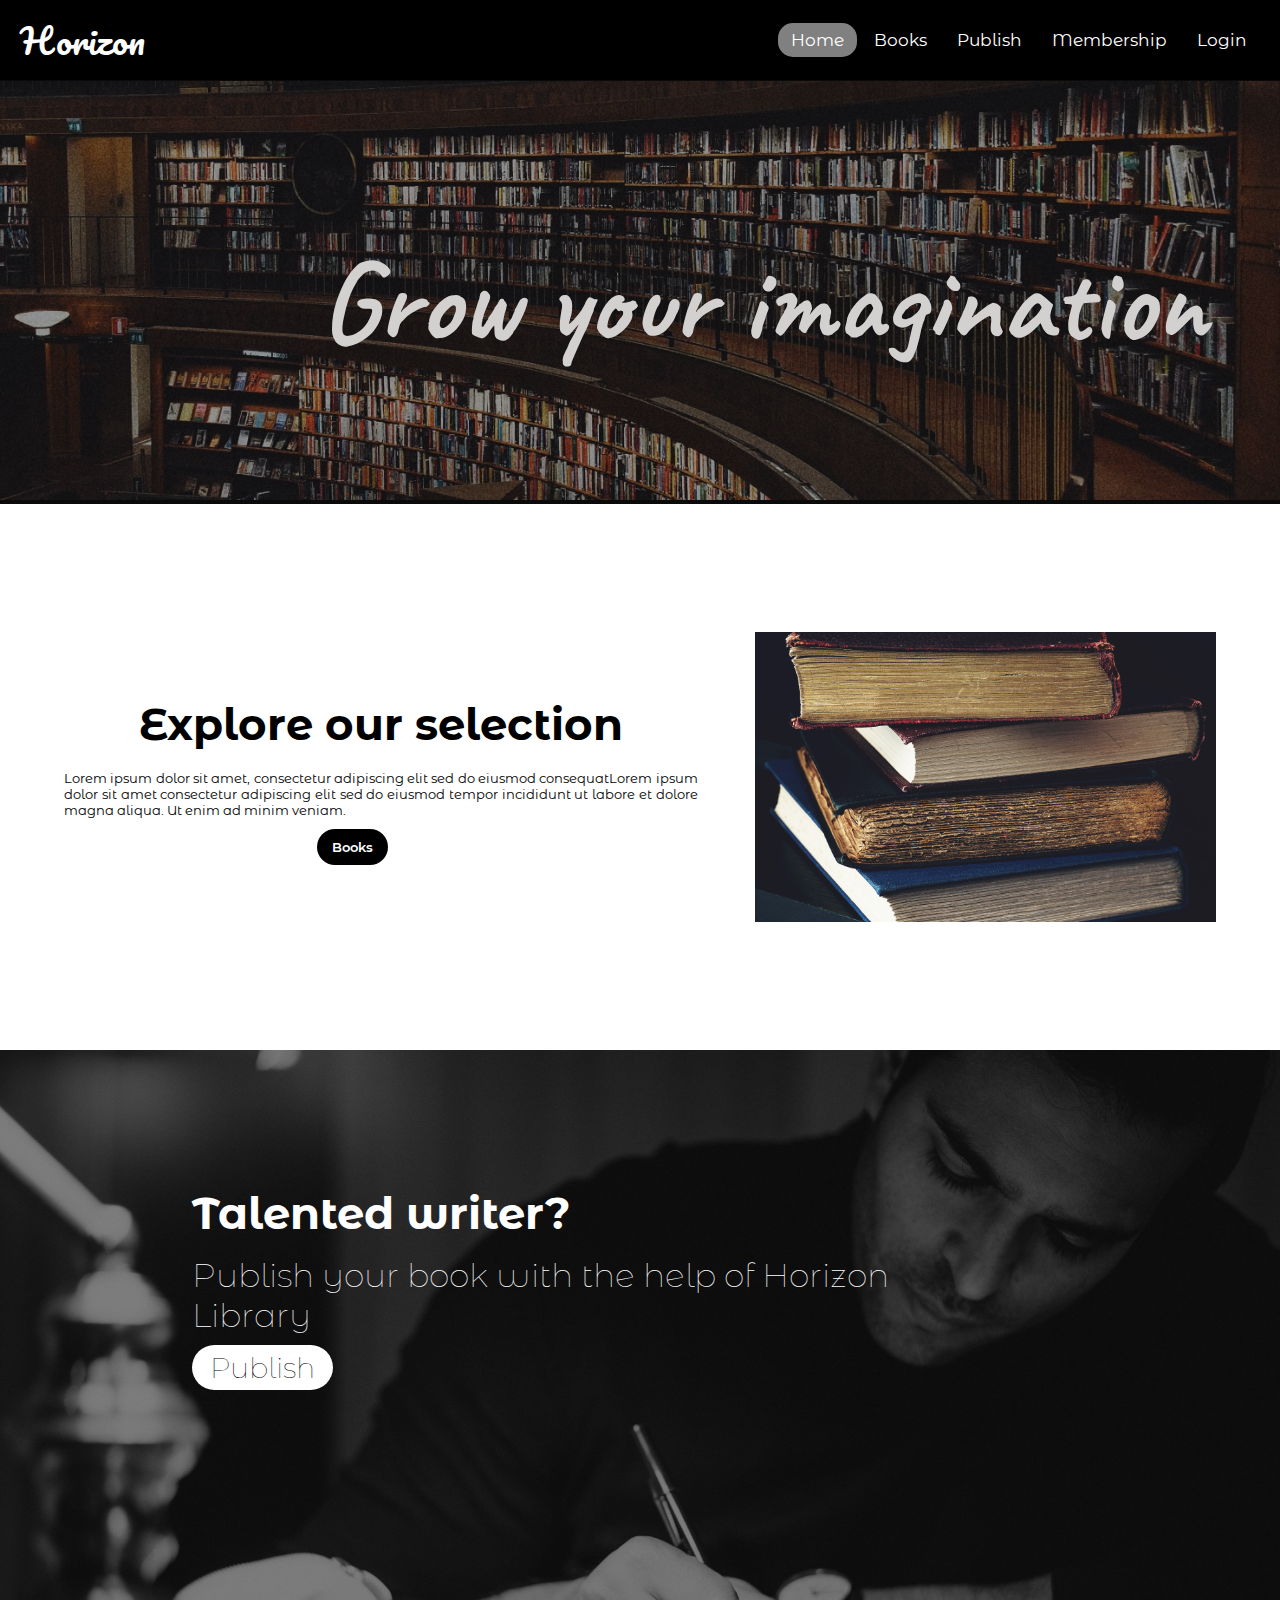
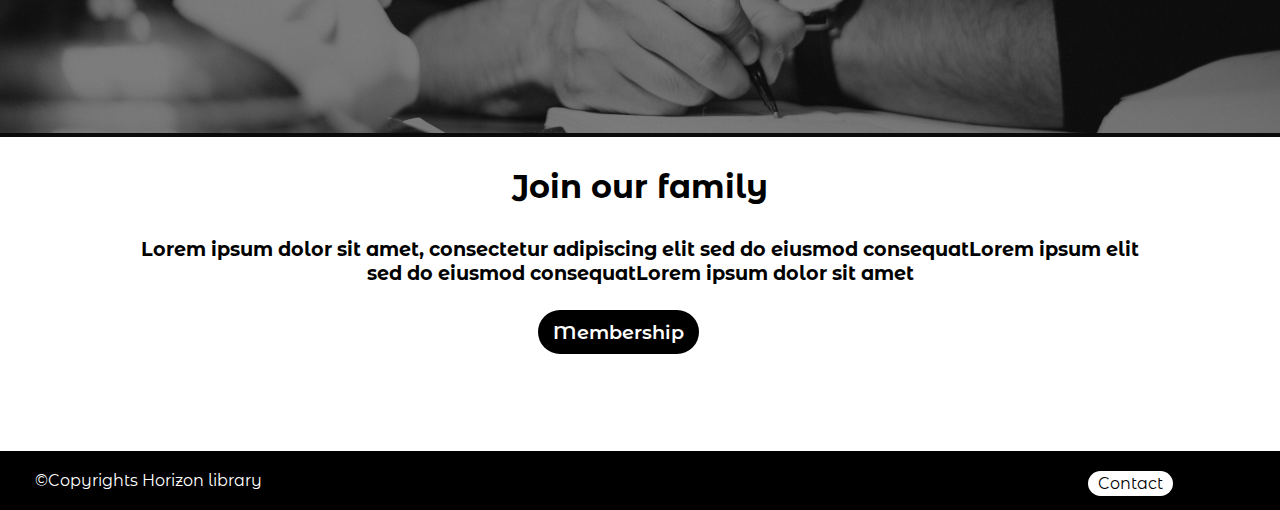
<file: index.html>
<!DOCTYPE html>
<html lang="en">
<head>
    <meta charset="UTF-8">
    <meta http-equiv="X-UA-Compatible" content="IE=edge">
    <meta name="viewport" content="width=device-width, initial-scale=1.0">
    <title>Horizons Library</title>
    <link rel="icon" type="image/png" href="./logo.png" sizes="16x16">
    <link rel="stylesheet" href="https://cdnjs.cloudflare.com/ajax/libs/font-awesome/5.15.2/css/all.min.css"/>
    <link rel="stylesheet" href="style.css">
    <link rel="stylesheet" href="media.css">
    <script src="script.js"></script>    
</head>

<body>
    <!--        Nav bar       -->
    <nav>
        <input type="checkbox" id="check">
        <label for="check" class="check">
            <i class="fas fa-bars"></i>
        </label>
        <label class="logo">Horizon</label>
        <ul class="nav">
            <li><a href="./index.html" class="active">Home</a></li>
            <li><a href="./Books.html">Books</a></li>
            <li><a href="./Publish.html">Publish</a></li>
            <li><a href="./Membership.html">Membership</a></li>
            <li><a href="./login.html">Login</a></li>
        </ul>       
    </nav>
    <!-------------------------->

    <!--     Hero section      -->
    <section class="hero">
        <div class="hero-container">
            <div class="overlay"><img src="./hero1.jpg" class="hero-img"></div>
            <div class="hero-text"><h1>Grow your imagination</h1></div>
        </div>
    </section>

    <!--------------------------->

    <!--     Books section     -->
    <section class="books">
        <div class="books-container">
            <div class="books-text">
                <div class="header"><h1>Explore our selection</h1></div>
                <p>Lorem ipsum dolor sit amet, consectetur adipiscing elit sed do eiusmod 
                    consequatLorem ipsum dolor sit amet consectetur adipiscing elit sed do eiusmod
                     tempor incididunt ut labore et dolore magna aliqua. Ut enim ad minim veniam.</p>
                     <a href="./Books.html" type="button" class="books-btn">Books</a>
            </div>
            <img src="./books1.jpg" class="books-img">
        </div>

    </section>

    <!--------------------------->
    
    <!--   Publish section  -->

    <section class="publish">
        <div class="publish-container">
            <div class="overlay"><img src="./publish.jpg" class="publish-img"></div>
            <div class="publish-text">
                <h1>Talented writer?</h1>
                <h3>Publish your book with the help of Horizon Library</h3>
                <a href="./Publish.html" type="button" class="publish-btn">Publish</a>
            </div>
        </div>
    </section>

    <!--------------------------->

    <!--   Membership section  -->

    <section class="member">
        <div class="member-container">
            <div class="member-text">
                <h1>Join our family</h1>
                <h5>Lorem ipsum dolor sit amet, consectetur adipiscing elit sed do eiusmod consequatLorem
                    ipsum elit sed do eiusmod consequatLorem ipsum 
                    dolor sit amet</h5>
                <a href="./Membership.html" type="button" class="member-btn">Membership</a>
            </div>
        </div>
    </section>
    <!--------------------------->

    <!--     Footer section    -->

    <footer class="footer">
        <p>©Copyrights Horizon library</p>
        <a href="./Contact.html" class="footer-btn">Contact</a>
    </footer>
    <!--------------------------->
</body>
</html>
</file>
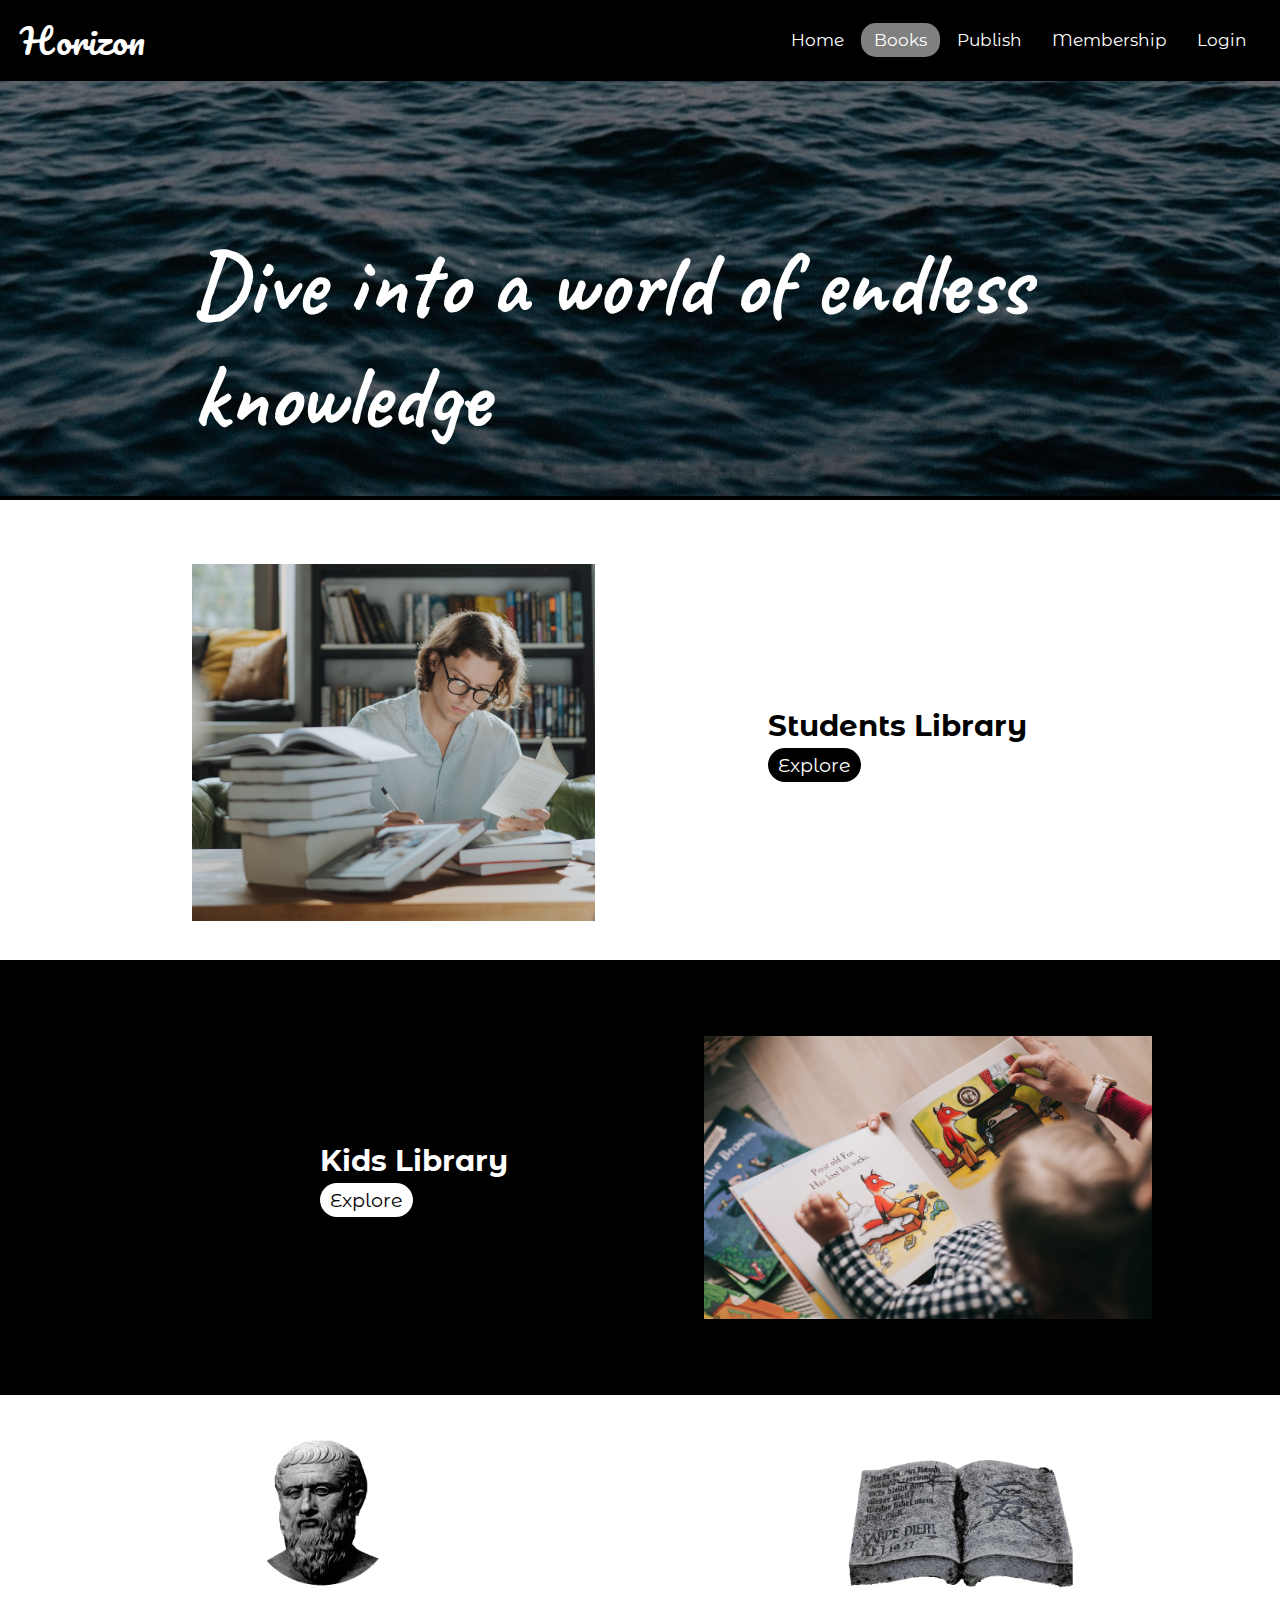
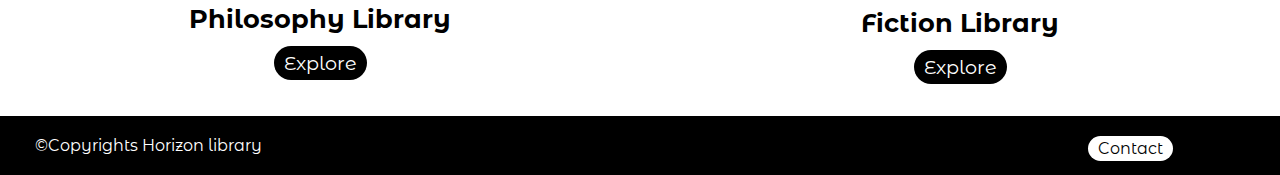
<file: Books.html>
<!DOCTYPE html>
<html lang="en">
<head>
    <meta charset="UTF-8">
    <meta http-equiv="X-UA-Compatible" content="IE=edge">
    <meta name="viewport" content="width=device-width, initial-scale=1.0">
    <title>Books Library</title>
    <link rel="icon" type="image/png" href="./logo.png" sizes="16x16">
    <link rel="stylesheet" href="https://cdnjs.cloudflare.com/ajax/libs/font-awesome/5.15.2/css/all.min.css"/>
    <link rel="stylesheet" href="style.css">
    <link rel="stylesheet" href="media.css">
    <script src="script.js"></script>    
</head>
<body>

    <!--        Nav bar       -->
    <nav>
        <input type="checkbox" id="check">
        <label for="check" class="check">
            <i class="fas fa-bars"></i>
        </label>
        <label class="logo">Horizon</label>
        <ul class="nav">
            <li><a href="./index.html">Home</a></li>
            <li><a href="./Books.html" class="active">Books</a></li>
            <li><a href="./Publish.html">Publish</a></li>
            <li><a href="./Membership.html">Membership</a></li>
            <li><a href="./login.html">Login</a></li>
        </ul>       
    </nav>
    <!-------------------------->

    <!--     Hero section      -->
    <section class="hero2">
        <div class="hero2-container">
            <div class="overlay2"><img src="./ocean.jpg" class="hero2-img"></div>
            <div class="hero2-text"><h1>Dive into a world of endless knowledge</h1></div>
        </div>
    </section>

    <!--------------------------->

    <!-- student-book section -->
    <section>
        <div class="student-container">
            <img src="./student.jpg" class="student-img"> 
            <div class="student-text"><h1>Students Library</h1>
            <a href="#" class="student-btn">Explore</a></div>
        </div>
    </section>
    <!-------------------------->

    <!--  kids-book section   -->
    <section class="kids-section">
        <div class="kids-container">
            <div class="kids-text">
            <h1>Kids Library</h1>
            <a href="#" class="kids-btn">Explore</a>
            </div>
            <img src="./kids.jpg" class="kids-img">
        </div>
    </section>
    <!-------------------------->

    <!-- Philosophy-books & Fiction section -->
    <section class="phf">
        <div class="phf-container">
            <div class="phil-div">
                <img src="./plato2.png" class="phil-img">
                <h1>Philosophy Library</h1>
                <a href="#" class="phil-btn">Explore</a>
            </div>
            <div class="fiction-div">
                <img src="./fiction3.png" class="fiction-img">
                <h1>Fiction Library</h1>
                <a href="#" class="fiction-btn">Explore</a>
            </div>
        </div>
    </section>
    

    <!--     Footer section    -->
    <footer class="footer">
        <p>©Copyrights Horizon library</p>
        <a href="#" class="footer-btn">Contact</a>
    </footer>
    <!--------------------------->
</body>
</html>
</file>
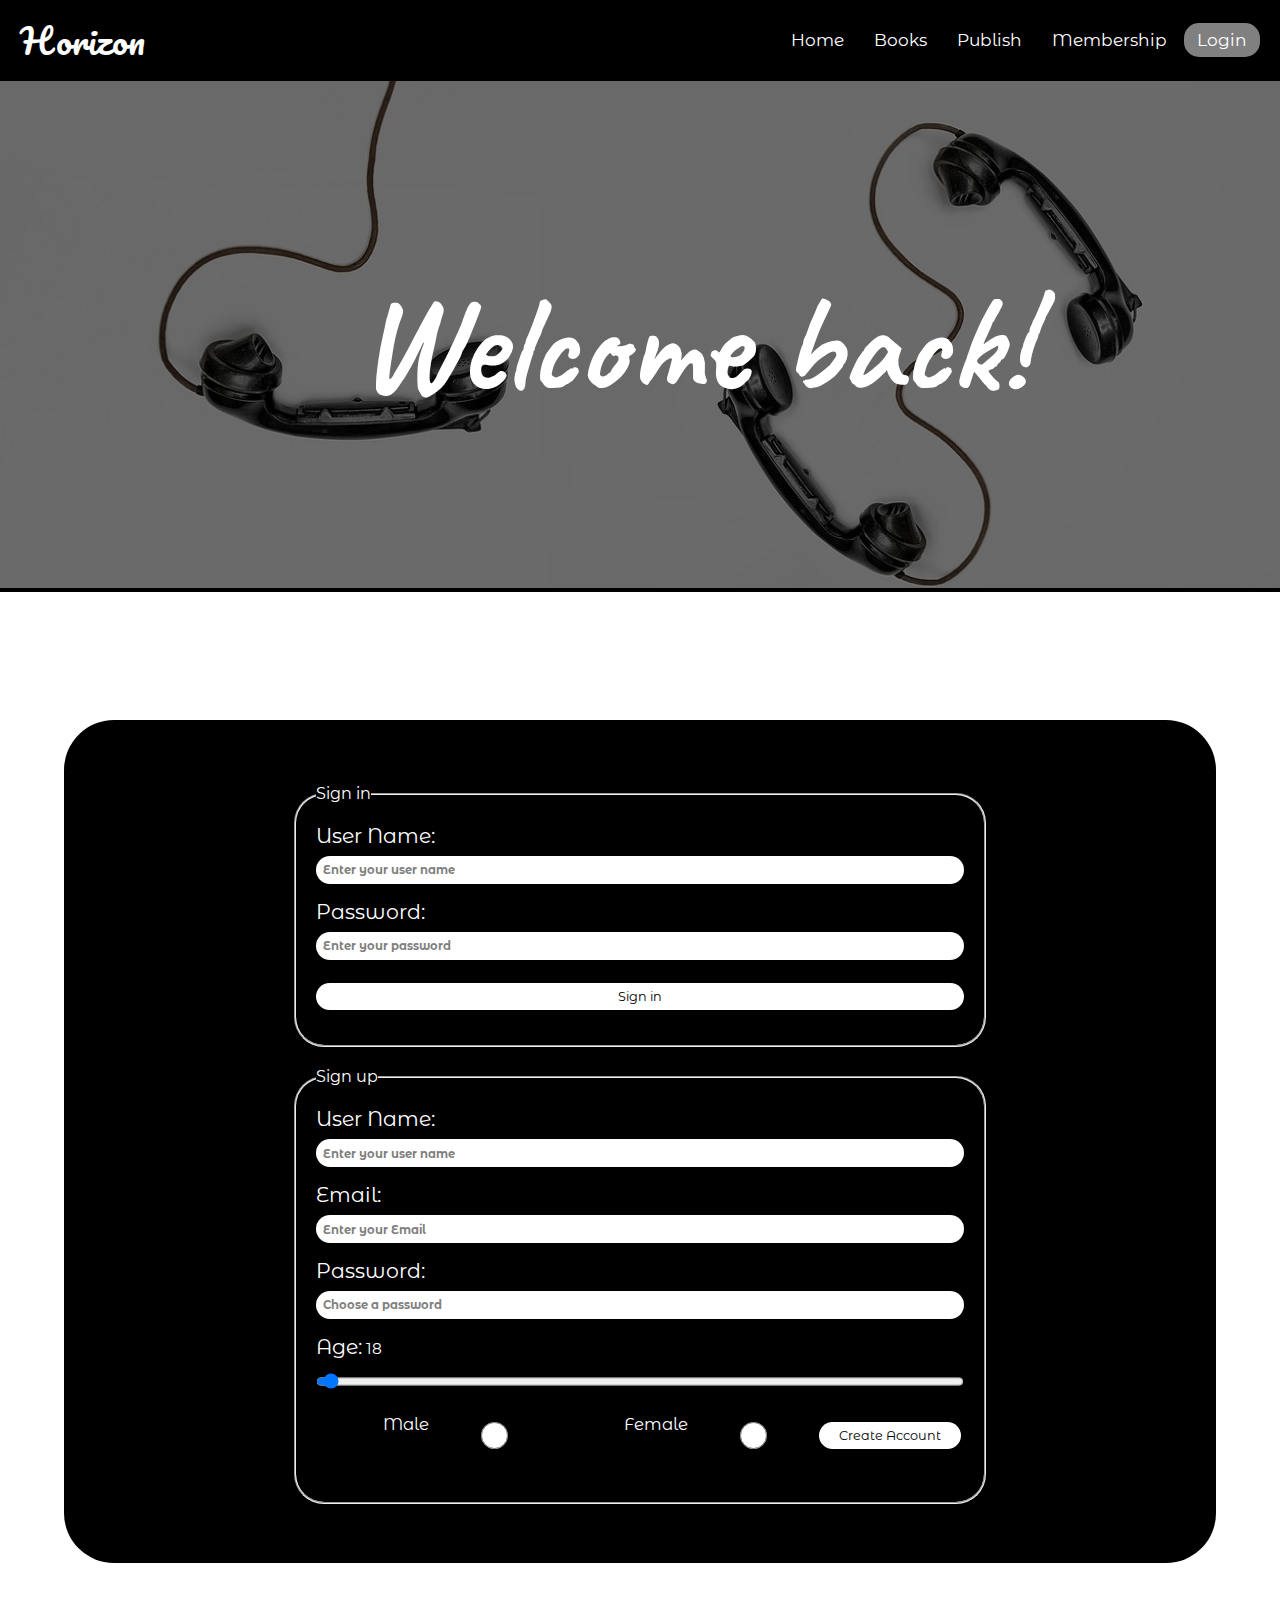
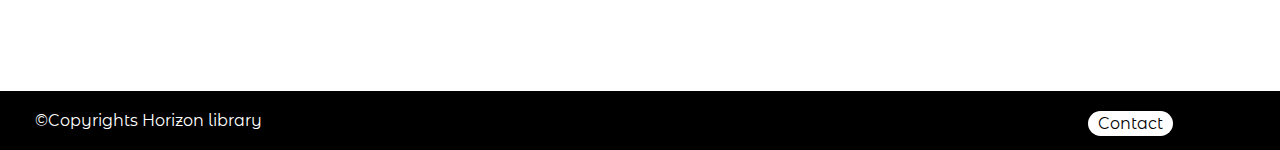
<file: login.html>
<!DOCTYPE html>
<html lang="en">
<head>
    <meta charset="UTF-8">
    <meta http-equiv="X-UA-Compatible" content="IE=edge">
    <meta name="viewport" content="width=device-width, initial-scale=1.0">
    <title>Contact</title>
    <link rel="icon" type="image/png" href="./logo.png" sizes="16x16">
    <link rel="stylesheet" href="https://cdnjs.cloudflare.com/ajax/libs/font-awesome/5.15.2/css/all.min.css"/>
    <link rel="stylesheet" href="style.css">
    <link rel="stylesheet" href="media.css">
    <script src="script.js"></script>    
</head>
<body>
    <!--        Nav bar       -->
    <nav>
        <input type="checkbox" id="check">
        <label for="check" class="check">
            <i class="fas fa-bars"></i>
        </label>
        <label class="logo">Horizon</label>
        <ul class="nav">
            <li><a href="./index.html">Home</a></li>
            <li><a href="./Books.html">Books</a></li>
            <li><a href="./Publish.html">Publish</a></li>
            <li><a href="./Membership.html">Membership</a></li>
            <li><a href="./login.html" class="active">Login</a></li>
        </ul>       
    </nav>
    <!-------------------------->

    <!--     Hero section     -->
    <section class="hero5">
        <div class="hero5-container">
            <div class="overlay5"><img src="./hero5.jpg" class="hero5-img"></div>
            <div class="hero5-text"><h1>Welcome back!</h1></div>
        </div>
    </section>
    <!--------------------------->
<div class="form2-div">
    <form action="post" target="_blank" autocomplete="off" class="form2">
        <fieldset>
            <legend>Sign in</legend>
            <label for="name">User Name:</label>
            <input type="text" name="name" id="name" placeholder="Enter your user name" required>
            <label for="pass">Password:</label>
            <input type="password" name="pass" id="pass" placeholder="Enter your password" pattern="(?=.*\d)(?=.*[a-z])(?=.*[A-Z]).{8,}" title="Must contain at least one number and Starts with an uppercase letter, must be 8 characters long, no white spaces allowed" required>
            <input type="submit" value="Sign in" class="btn4">
        </fieldset>
    </form>

    <form action="post" target="_blank" autocomplete="off" class="form3">
        <fieldset>
            <legend>Sign up</legend>
            <label for="name">User Name:</label>
            <input type="text" name="name" id="name" placeholder="Enter your user name" required>
            <label for="email">Email:</label>
            <input type="email" name="email" id="email" placeholder="Enter your Email" required>
            <label for="pass2">Password:</label>
            <input type="password" name="pass2" id="pass2" placeholder="Choose a password" pattern="(?=.*\d)(?=.*[a-z])(?=.*[A-Z]).{8,}" title="Must contain at least one number and Starts with an uppercase letter, must be 8 characters long, no white spaces allowed" required>
            <label for="age">Age:</label>
            <span id="age-value">18</span>
            <input type="range" id="age" min="18" max="120" value="18" onchange="myFunction()" required>
            <div class="gender">
            <label for="male" class="glabel">Male</label>
            <input type="radio" id="male" name="gender" value="male" required>
            <label for="female" class="glabel">Female</label>
            <input type="radio" id="female" name="gender" value="female">
            <input type="submit" value="Create Account" class="btn5">
            </div>
        </fieldset>
    </form>
</div>
    <!--     Footer section    -->

    <footer class="footer">
        <p>©Copyrights Horizon library</p>
        <a href="#" class="footer-btn">Contact</a>
    </footer>
    <!--------------------------->
</body>
</html>
</file>
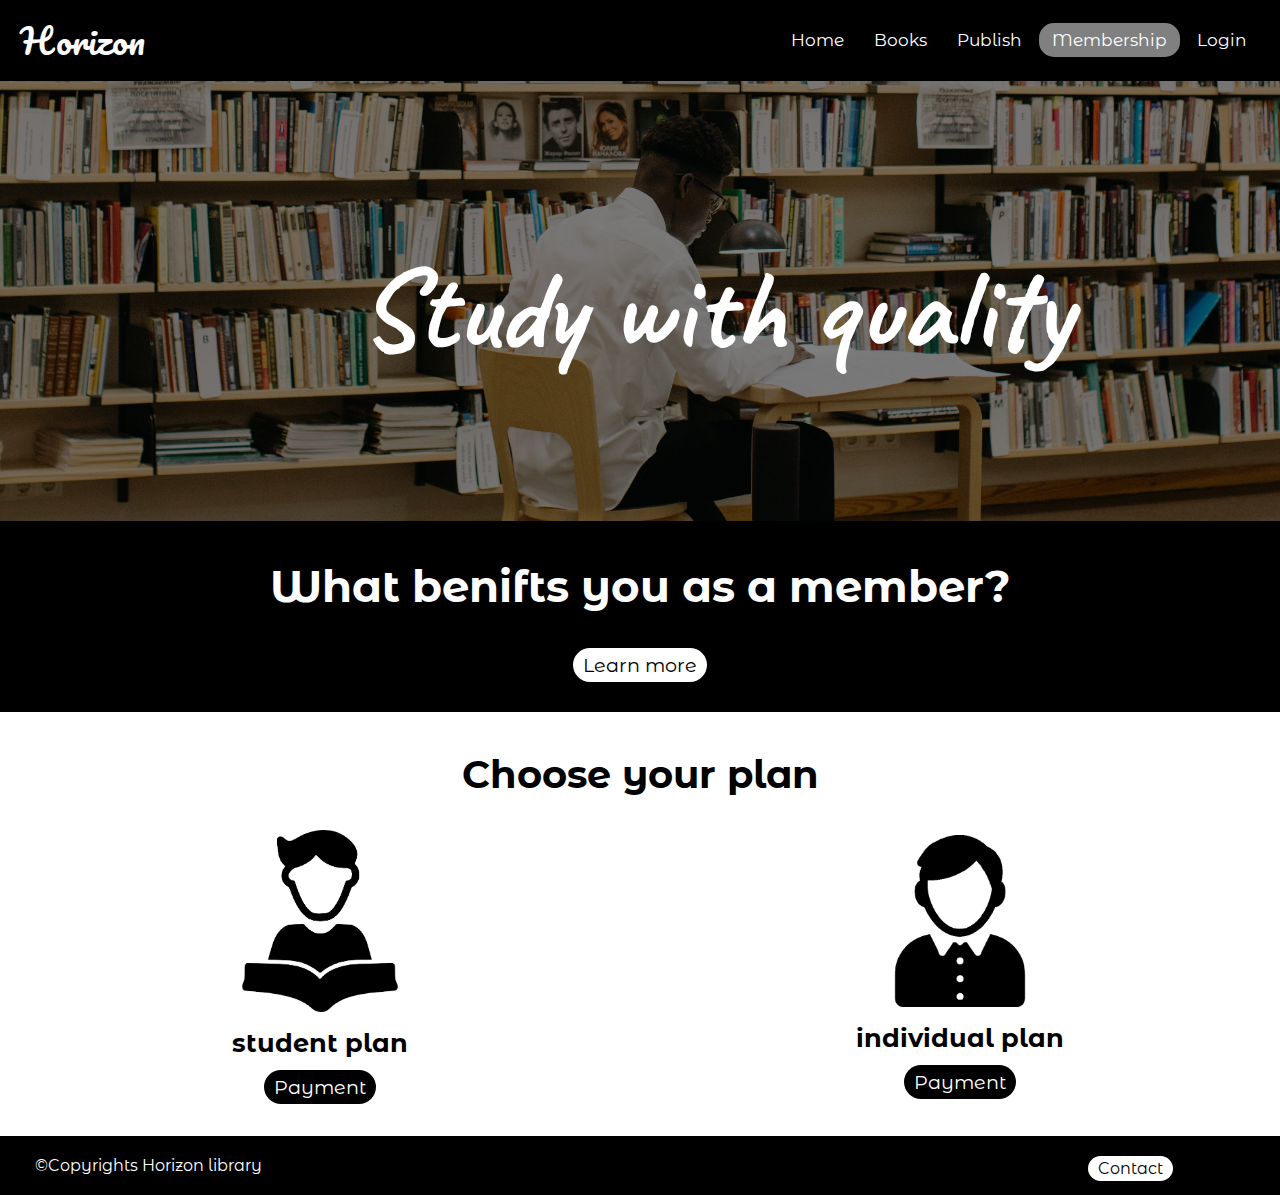
<file: Membership.html>
<!DOCTYPE html>
<html lang="en">
<head>
    <meta charset="UTF-8">
    <meta http-equiv="X-UA-Compatible" content="IE=edge">
    <meta name="viewport" content="width=device-width, initial-scale=1.0">
    <title>Membership</title>
    <link rel="icon" type="image/png" href="./logo.png" sizes="16x16">
    <link rel="stylesheet" href="https://cdnjs.cloudflare.com/ajax/libs/font-awesome/5.15.2/css/all.min.css"/>
    <link rel="stylesheet" href="style.css">
    <link rel="stylesheet" href="media.css">
    <script src="script.js"></script>    
</head>
<body>
    <!--        Nav bar       -->
    <nav>
        <input type="checkbox" id="check">
        <label for="check" class="check">
            <i class="fas fa-bars"></i>
        </label>
        <label class="logo">Horizon</label>
        <ul class="nav">
            <li><a href="./index.html">Home</a></li>
            <li><a href="./Books.html">Books</a></li>
            <li><a href="./Publish.html">Publish</a></li>
            <li><a href="./Membership.html" class="active">Membership</a></li>
            <li><a href="./login.html">Login</a></li>
        </ul>       
    </nav>
    <!-------------------------->

    <!--     Hero section     -->
    <section class="hero4">
        <div class="hero4-container">
            <div class="overlay4"><img src="./hero4.jpg" class="hero4-img"></div>
            <div class="hero4-text"><h1>Study with quality</h1></div>
        </div>
    </section>
    <!--------------------------->

    <!--     Header section     -->
    <div class="header2">
    <h1>What benifts you as a member?</h1>
    <div class="btn3-div"><a href="#" class="btn3">Learn more</a></div>
    </div>
    <!--------------------------->

    <!--     Plans section     -->
    <section class="plans">
        <h1>Choose your plan</h1>
        <div class="plans-container">
            <div class="plan1">
                <img src="./student2.png" class="student2-img">
                <h3>student plan</h3>
                <a href="#" class="pay-btn">Payment</a>
            </div>
            <div class="plan2">
                <img src="./ind.png" class="ind-img">
                <h3>individual plan</h3>
                <a href="#" class="pay-btn2">Payment</a>
            </div>
        </div>
    </section>
    <!--------------------------->
    
    <!--     Footer section    -->

    <footer class="footer">
        <p>©Copyrights Horizon library</p>
        <a href="#" class="footer-btn">Contact</a>
    </footer>
    <!--------------------------->
    </body>
</html>
</file>
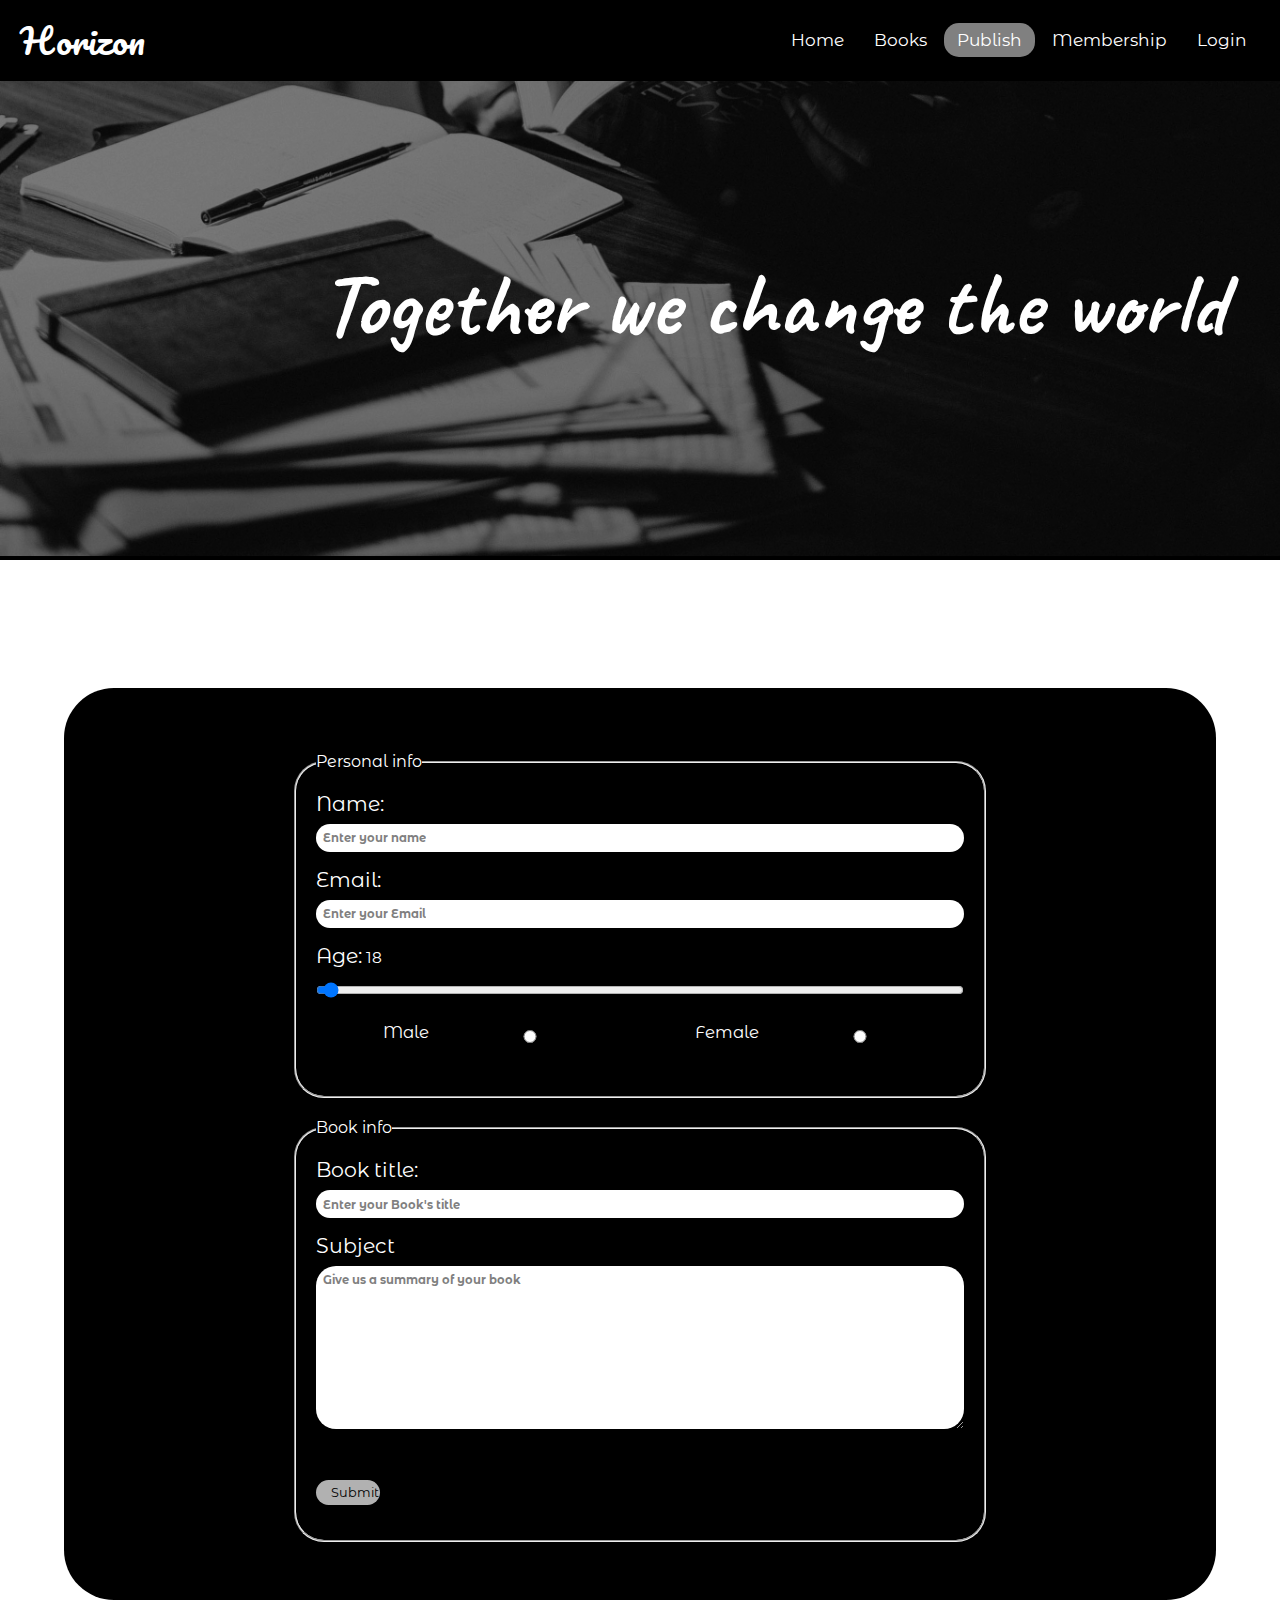
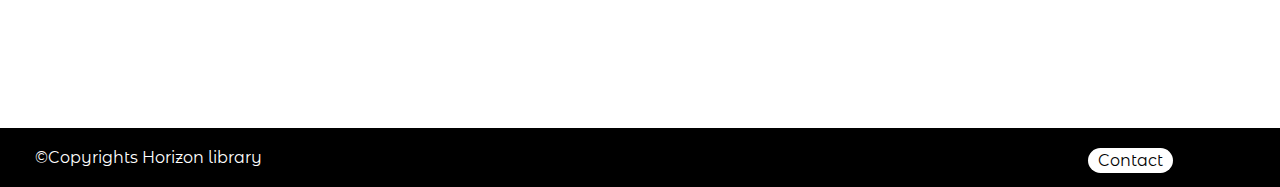
<file: Publish.html>
<!DOCTYPE html>
<html lang="en">
<head>
    <meta charset="UTF-8">
    <meta http-equiv="X-UA-Compatible" content="IE=edge">
    <meta name="viewport" content="width=device-width, initial-scale=1.0">
    <title>Publish</title>
    <link rel="icon" type="image/png" href="./logo.png" sizes="16x16">
    <link rel="stylesheet" href="https://cdnjs.cloudflare.com/ajax/libs/font-awesome/5.15.2/css/all.min.css"/>
    <link rel="stylesheet" href="style.css">
    <link rel="stylesheet" href="media.css">
    <script src="script.js"></script>    
</head>
<body>
     <!--        Nav bar       -->
     <nav>
        <input type="checkbox" id="check">
        <label for="check" class="check">
            <i class="fas fa-bars"></i>
        </label>
        <label class="logo">Horizon</label>
        <ul class="nav">
            <li><a href="./index.html">Home</a></li>
            <li><a href="./Books.html">Books</a></li>
            <li><a href="./Publish.html" class="active">Publish</a></li>
            <li><a href="./Membership.html">Membership</a></li>
            <li><a href="./login.html">Login</a></li>
        </ul>       
    </nav>
    <!-------------------------->

    <!--     Hero section      -->
    <section class="hero3">
        <div class="hero3-container">
            <div class="overlay3"><img src="./hero3.jpg" class="hero3-img"></div>
            <div class="hero3-text"><h1>Together we change the world</h1></div>
        </div>
    </section>
    <!--------------------------->
    <div class="form">
    <form action="post" target="_blank" autocomplete="off">
        <fieldset>
            <legend>Personal info</legend>
            <label for="name">Name:</label>
            <input type="text" name="name" id="name" placeholder="Enter your name" required>
            <label for="email">Email:</label>
            <input type="email" name="email" id="email" placeholder="Enter your Email" required>
            <label for="age">Age:</label>
            <span id="age-value">18</span>
            <input type="range" id="age" min="18" max="120" value="18" onchange="myFunction()" required>
            <div class="gender">
            <label for="male" class="glabel">Male</label>
            <input type="radio" id="male" name="gender" value="male" required>
            <label for="female" class="glabel">Female</label>
            <input type="radio" id="female" name="gender" value="female">
            </div>
        </fieldset>
        <fieldset>
            <legend>Book info</legend>
            <label for="title">Book title:</label>
            <input type="text" name="title" id="title" placeholder="Enter your Book's title" required>
            <label for="subject">Subject</label>
            <textarea name="subject" id="subject" cols="10" rows="10" placeholder="Give us a summary of your book" required></textarea>
            <input type="submit" value="Submit" class="btn">
        </fieldset>
    </form>
    </div>





    <!--     Footer section    -->

    <footer class="footer">
        <p>©Copyrights Horizon library</p>
        <a href="#" class="footer-btn">Contact</a>
    </footer>
    <!--------------------------->
</body>
</html>
</file>
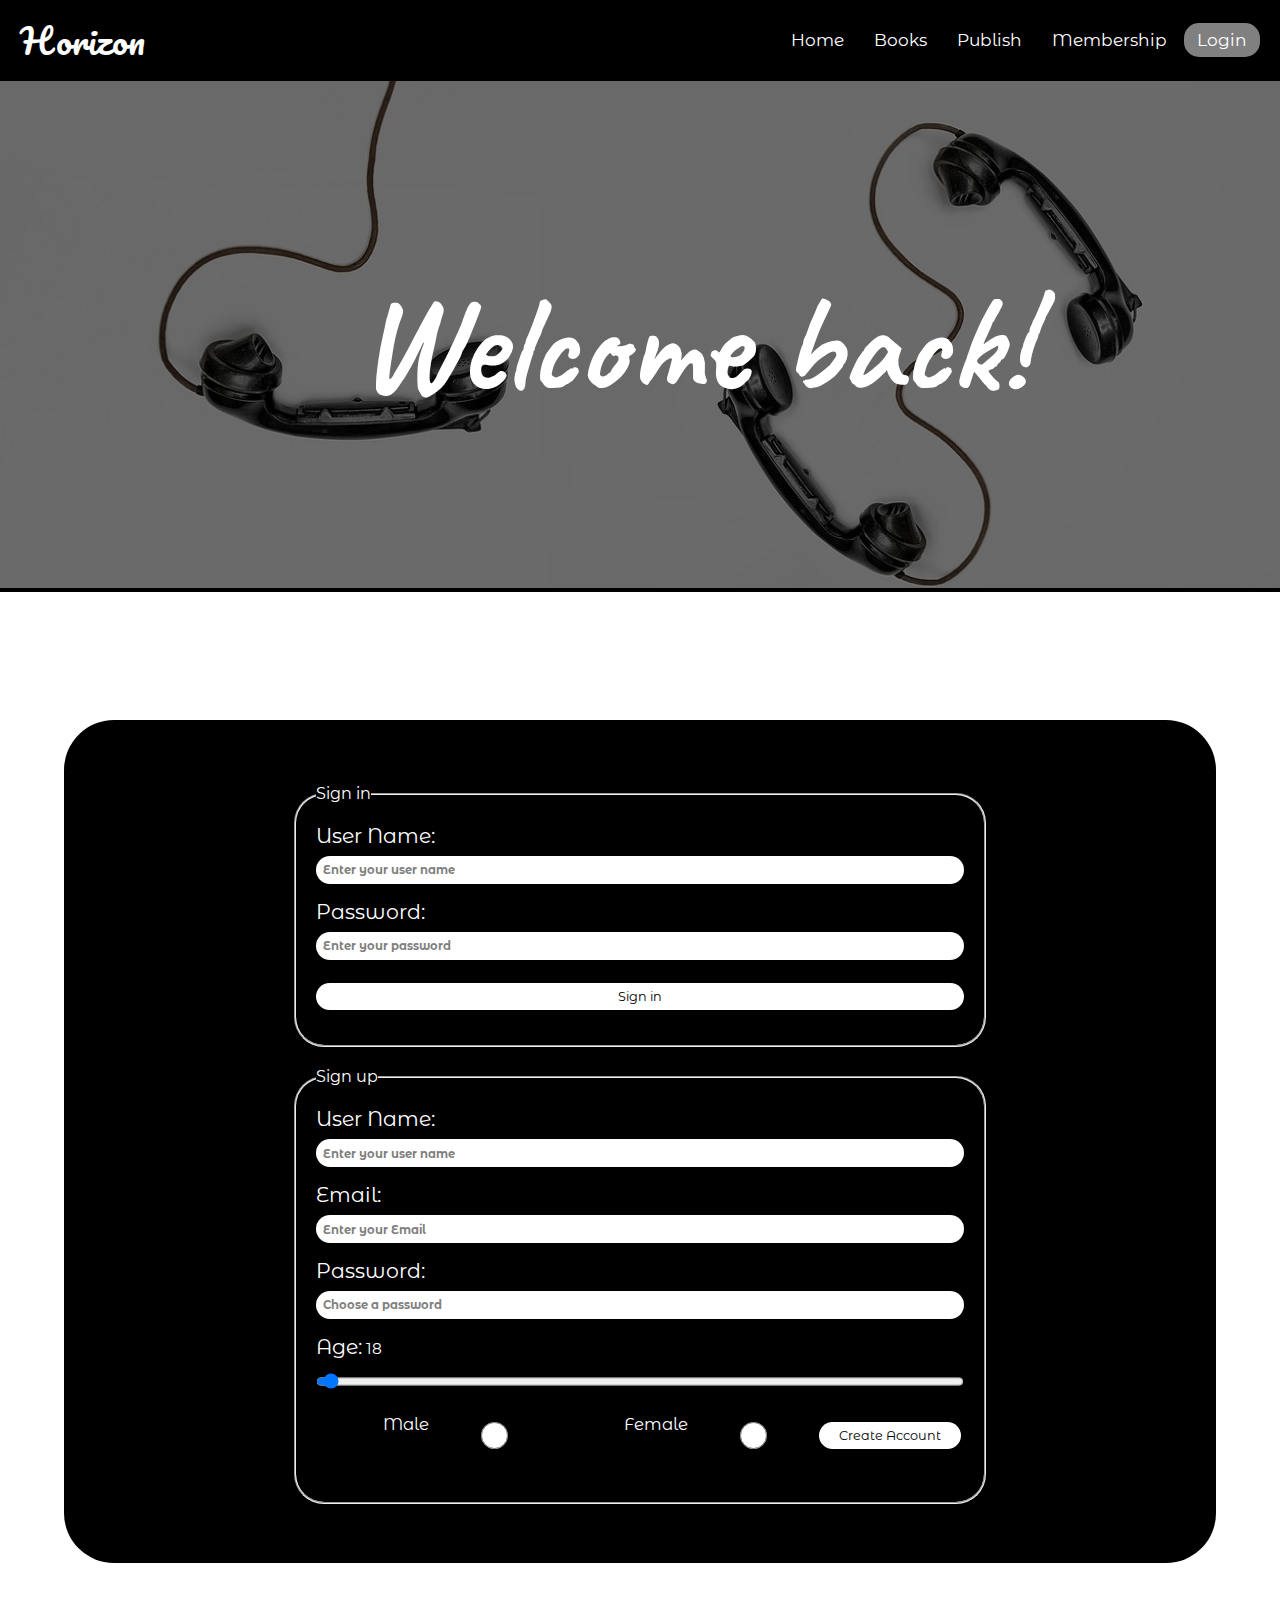
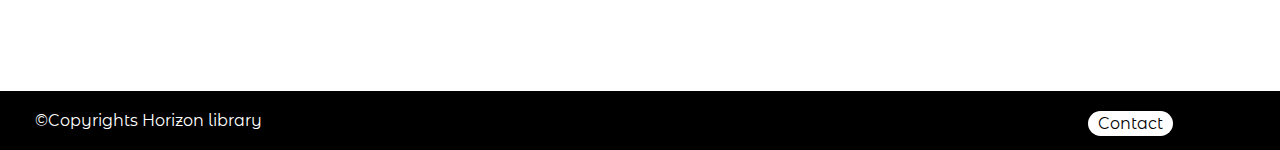
<file: WEB FP/login.html>
<!DOCTYPE html>
<html lang="en">
<head>
    <meta charset="UTF-8">
    <meta http-equiv="X-UA-Compatible" content="IE=edge">
    <meta name="viewport" content="width=device-width, initial-scale=1.0">
    <title>Contact</title>
    <link rel="icon" type="image/png" href="./logo.png" sizes="16x16">
    <link rel="stylesheet" href="https://cdnjs.cloudflare.com/ajax/libs/font-awesome/5.15.2/css/all.min.css"/>
    <link rel="stylesheet" href="style.css">
    <link rel="stylesheet" href="media.css">
    <script src="script.js"></script>    
</head>
<body>
    <!--        Nav bar       -->
    <nav>
        <input type="checkbox" id="check">
        <label for="check" class="check">
            <i class="fas fa-bars"></i>
        </label>
        <label class="logo">Horizon</label>
        <ul class="nav">
            <li><a href="./index.html">Home</a></li>
            <li><a href="./Books.html">Books</a></li>
            <li><a href="./Publish.html">Publish</a></li>
            <li><a href="./Membership.html">Membership</a></li>
            <li><a href="./login.html" class="active">Login</a></li>
        </ul>       
    </nav>
    <!-------------------------->

    <!--     Hero section     -->
    <section class="hero5">
        <div class="hero5-container">
            <div class="overlay5"><img src="./hero5.jpg" class="hero5-img"></div>
            <div class="hero5-text"><h1>Welcome back!</h1></div>
        </div>
    </section>
    <!--------------------------->
<div class="form2-div">
    <form action="post" target="_blank" autocomplete="off" class="form2">
        <fieldset>
            <legend>Sign in</legend>
            <label for="name">User Name:</label>
            <input type="text" name="name" id="name" placeholder="Enter your user name" required>
            <label for="pass">Password:</label>
            <input type="password" name="pass" id="pass" placeholder="Enter your password" pattern="(?=.*\d)(?=.*[a-z])(?=.*[A-Z]).{8,}" title="Must contain at least one number and one uppercase and lowercase letter, and at least 8 or more characters" required>
            <input type="submit" value="Sign in" class="btn4">
        </fieldset>
    </form>

    <form action="post" target="_blank" autocomplete="off" class="form3">
        <fieldset>
            <legend>Sign up</legend>
            <label for="name">User Name:</label>
            <input type="text" name="name" id="name" placeholder="Enter your user name" required>
            <label for="email">Email:</label>
            <input type="email" name="email" id="email" placeholder="Enter your Email" required>
            <label for="pass2">Password:</label>
            <input type="password" name="pass2" id="pass2" placeholder="Choose a password" pattern="(?=.*\d)(?=.*[a-z])(?=.*[A-Z]).{8,}" title="Must contain at least one number and one uppercase and lowercase letter, and at least 8 or more characters" required>
            <label for="age">Age:</label>
            <span id="age-value">18</span>
            <input type="range" id="age" min="18" max="120" value="18" onchange="myFunction()" required>
            <div class="gender">
            <label for="male" class="glabel">Male</label>
            <input type="radio" id="male" name="gender" value="male" required>
            <label for="female" class="glabel">Female</label>
            <input type="radio" id="female" name="gender" value="female">
            <input type="submit" value="Create Account" class="btn5">
            </div>
        </fieldset>
    </form>
</div>
    <!--     Footer section    -->

    <footer class="footer">
        <p>©Copyrights Horizon library</p>
        <a href="#" class="footer-btn">Contact</a>
    </footer>
    <!--------------------------->
</body>
</html>
</file>
<file: style.css>
@import url('https://fonts.googleapis.com/css2?family=Montserrat+Alternates&display=swap');
/*font-family: 'Montserrat Alternates', sans-serif;*/
@import url('https://fonts.googleapis.com/css2?family=Pacifico&display=swap');
/*font-family: 'Pacifico', cursive;*/
@import url('https://fonts.googleapis.com/css2?family=Caveat:wght@700&display=swap');
/*font-family: 'Caveat', cursive;*/


*{
    margin: 0;
    padding: 0;
    box-sizing: border-box;
}
body {
    font-family: 'Montserrat Alternates', sans-serif;
    overflow-x: hidden;
}

/* -----  Nav bar style  ----- */

nav {
    background-color: black;
    height: 80px;
    width: 100%;
    list-style: none;
}
.logo {
    color: white;
    font-size: 35px;
    line-height: 80px;
    padding: 0px 20px;
    font-family: 'Pacifico', cursive;
}
nav ul {
    float: right;
    margin-right: 20px;
}
nav ul li {
    display: inline-block;
    line-height: 80px;
    margin: 0px 0px 0px 0px;
}
nav ul li a {
    text-decoration: none;
    color: white;
    font-size: 17px;
    padding: 7px 13px;
    border-radius: 15px;
}
a.active, a:hover {
    background: grey;
    transition: .5s ease;
}
.check {
    font-size: 30px;
    color: white;
    float: right;
    line-height: 80px;
    margin-right: 40px;
    cursor: pointer;
    display: none;
}
#check {
    display: none;
}

/* ---------------------------   */

/*          Hero section         */

.hero-container{
    width: 100%;
    height: 100%;
    margin: 0 auto;
    position: relative;
}
.hero-img {
    width: 100%;
    height: 10%;
    opacity: .6;
    z-index: 1;
}
.hero-text{
    position: absolute;
    z-index: 3;
    top: 35%;
    margin-left: 25%;
    color: rgb(211, 208, 208);
    font-size: 4.5vw;
    font-family: 'Caveat', cursive;
    font-weight: lighter;
}
.overlay{
    height: 100%;
    width: 100%;
    background-color: rgb(10, 10, 10);
    z-index: 0;
}
/* ---------------------------   */

/*         Books section         */
.books-container{
    width: 90%;
    height: 100%;
    display: flex;
    position: relative;
    align-items: center;
    align-content: center;
    margin-top: 10%;
    margin-left: 5%;
    margin-right: 5%;
    margin-bottom: 10%;
}
.books-img{
    height: 40%;
    width: 40%;
    margin-left: 5%;
    background-color: black;
}
.books-text{
    flex: 1;
}
.header{
    font-size: 1.7vw;
    text-align: center;
    margin-bottom: 3%;
}
.books-text p{
    text-align: center;
    font-size: 1.02vw;
    text-align:justify;
    margin-bottom: 3%;
}
.books-btn{
    color: white;
    background-color: black;
    border-radius: 25px;
    font-size: 1.02vw;
    text-decoration: none;
    padding: 10px 15px;
    font-weight: 600;
    margin-left: 40%;
}

/*-------------------------------*/

 /*       Publish section        */

 .publish-container{
    width: 100%;
    height: 100%;
    margin: 0 auto;
    position: relative;
}
.publish-img {
    width: 100%;
    height: 100%;
    opacity: .6;
    z-index: 1;
}
.publish-text{
    position: absolute;
    z-index: 3;
    top: 20%;
    right: 25%;
    left: 15%;
    color: white;
    font-family: 'Montserrat Alternates', sans-serif;
    font-weight: lighter;
}
.publish-text h1{
    font-size: 3.4vw;
    font-weight: bold;
    padding-bottom: 15px;
}
.publish-text h3{
    font-size: 2.6vw;
    font-weight: lighter;
        padding-bottom: 15px;
}
.overlay{
    height: 100%;
    width: 100%;
    background-color: rgb(10, 10, 10);
    z-index: 0;
}
.publish-btn{
    text-decoration: none;
    background-color: white;
    color: black;
    font-size: 2.25vw;
    border-radius: 45px;
    padding: 5px 18px;
}
 /*-------------------------------*/

 /*       Membership section      */

.member-container{
    width: 100%;
    height: 100%;
    display: flex;
    position: relative;
    align-items: center;
    align-content: center;
    margin-top: 0%;
    background-color: white;
    margin-bottom: 6%;
}
.member-text{
    flex: 1;
    color: black;
    padding: 30px 0px;
    margin-left: 10%;
    margin-right: 10%;
    align-content: center;
    align-items: center;
}
.member-text h1{
    font-size: 2.5vw;
    font-weight: bolder;
    text-align: center;
    margin-bottom: 3%;
}
.member-text h5{
    font-size: 1.5vw;
    text-align: center;
    margin-bottom: 3.5%;
}
.member-btn{
    color: white;
    background-color: black;
    border-radius: 25px;
    font-size: 1.5vw;
    text-decoration: none;
    padding: 10px 15px;
    font-weight: 600;
    margin-left: 40%;
}
/*-------------------------------*/

/*            Footer            */

.footer{
    display: flex;
    width: 100%;
    position: relative;
    background-color: black;
    color: white;
    padding: 20px 35px;
}
.footer-btn{
    position: absolute;
    left: 85%;
    background-color: white;
    color: black;
    border-radius: 30px;
    padding: 3px 10px;
    text-decoration: none;
}
/*-------------------------------*/

/*-----------------------------------------------------------------------------------------------------------------------------------*/

                                                      /*Books page*/
/*    Hero section   */

.hero2-container{
    width: 100%;
    height: 100%;
    margin: 0 auto;
    position: relative;
}
.hero2-img {
    width: 100%;
    opacity: .6;
    z-index: 1;
}
.hero2-text{
    position: absolute;
    z-index: 3;
    top: 35%;
    left: 15%;
    color: white;
    font-size: 3.5vw;
    font-family: 'Caveat', cursive;
    font-weight: lighter;
}
.overlay2{
    height: 100%;
    width: 100%;
    background-color: rgb(0, 0, 0);
    z-index: 0;
}
/* ------------------*/

/* student section */
.student-container{
    width: 90%;
    height: 100%;
    display: flex;
    position: relative;
    align-items: center;
    align-content: center;
    margin-top: 5%;
    margin-left: 15%;
    margin-right: 0%;
    margin-bottom: 3%;
}
.student-img{
    height: 35%;
    width: 35%;
    margin-right: 15%;
}
.student-text{
    flex: 1;

}
.student-text h1{
    font-size: 2.3vw;
    font-weight: bold;
    margin-bottom: 10px;
}
.student-btn{
    text-decoration: none;
    background-color: black;
    color: white;
    font-size: 1.5vw;
    border-radius: 30px;
    padding: 5px 10px;
}
/*-----------------*/

/*   kids section  */
.kids-container{
    width: 100%;
    height: 34vw;
    display: flex;
    position: relative;
    align-items: center;
    align-content: center;
    margin-bottom: 0%;
    background-color: black;
}
.kids-text{
    flex: 1;
    margin-left: 25%;
}
.kids-img{
    height: 65%;
    width: 35%;
    margin-right: 10%;
}
.kids-text h1{
    color: white;
    font-size: 2.3vw;
    font-weight: bold;
    margin-bottom: 10px;
}
.kids-btn{
    text-decoration: none;
    background-color: white;
    color: black;
    font-size: 1.5vw;
    border-radius: 30px;
    padding: 5px 10px;
}
/*-----------------*/

/*   Philosophy section  */
.phf-container{
    display: grid;
    grid-template-columns: repeat(auto-fit, minmax(20rem, 1fr));
    text-align: center;
    font-size: 2rem;
}
.phil-img{
    width: 27%;
}
.phil-div{
    display: flex;
    flex-direction: column;
    justify-content: center;
    align-items: center;
    padding: 2rem;
}
.phil-div h1{
    margin-top: 15px;
    font-size: 2vw;
}
.phil-btn{
    text-decoration: none;
    background-color: black;
    color: white;
    font-size: 1.5vw;
    margin-top: 2%;
    border-radius: 30px;
    padding: 5px 10px;
}
.fiction-img{
    width: 40%;
}
.fiction-div{
    display: flex;
    flex-direction: column;
    justify-content: center;
    align-items: center;
    padding: 2rem;
    margin-top: 2.54vw;
}
.fiction-div h1{
    margin-top: 15px;   
    font-size: 2vw;
}
.fiction-btn{
    text-decoration: none;
    background-color: black;
    color: white;
    font-size: 1.5vw;
    margin-top: 2%;
    border-radius: 30px;
    padding: 5px 10px;
}
/*--------------------*/
/*-----------------------------------------------------------------------------------------------------------------------------------*/

                                                      /*Publish page*/
    .hero3-container{
    width: 100%;
    height: 100%;
    margin: 0 auto;
    position: relative;
}
.hero3-img {
    width: 100%;
    opacity: .6;
    z-index: 1;
}
.hero3-text{
    position: absolute;
    z-index: 3;
    top: 35%;
    left: 25%;
    color: white;
    font-size: 3.5vw;
    font-family: 'Caveat', cursive;
    font-weight: lighter;
}
.overlay3{
    height: 100%;
    width: 100%;
    background-color: rgb(0, 0, 0);
    z-index: 0;
}
/*---------------------------*/

/*        Form section       */
.form{
    width: 90%;
    border-radius: 50px;
    margin: 10% 5% 10% 5%;
    background-color: rgb(0, 0, 0);
    padding: 5% 0% 3% 0%;
}
form{
    margin-left: 20%;
    width: 60%;
}
form label{
    padding-top: 0px;
    color: white;
    font-size: 1.6vw;
}
.gender{
    display: flex;
    margin-bottom: 15px;
    padding: 3px;
}
.glabel{
    padding-left: 5vw;
    font-size: 1.3vw;
}
input, textarea{
    background-color: white;
    border-radius: 20px;
    width: 100%;
    padding: .5vw;
    margin-bottom: 15px;
    margin-top: 8px;
    border: none;
    outline-style: none;
    font-size: 1vw;
    font-family: 'Montserrat Alternates', sans-serif;
}
::placeholder{
    color: black;
    font-size: .9vw;
    font-family: 'Montserrat Alternates', sans-serif;
    font-weight: bold;
    opacity: .5;
}
fieldset{
    color: white;
    padding: 20px;
    border-radius: 30px;
    margin-bottom: 20px;
}
#age-value{
    color: white;
    font-family: 'Montserrat Alternates', sans-serif;
    font-size: 1.2vw;
}
.btn{
    width: 5vw;
    background-color: rgb(177, 177, 177);
    color: black;
    padding: 5px 15px;
    margin-top: 2rem;
    font-size: 1vw;
    font-family: 'Montserrat Alternates', sans-serif;
}
/*---------------------------*/

/*-----------------------------------------------------------------------------------------------------------------------------------*/

                                                      /*Membership page*/
/*         Hero section    */
.hero4-container{
    width: 100%;
    height: 100%;
    margin: 0 auto;
    margin-bottom: 0%;
    position: relative;
}
.hero4-img {
    width: 100%;
    opacity: .5;
    z-index: 1;
}
.hero4-text{
    position: absolute;
    z-index: 3;
    top: 35%;
    left: 28%;
    color: white;
    font-size: 4.5vw;
    font-family: 'Caveat', cursive;
    font-weight: lighter;
}
.btn3-div{
    margin-top: 3%;
}
.btn3{
    text-decoration: none;
    background-color: white;
    color: black;
    font-size: 1.5vw;
    margin-top: 2%;
    border-radius: 30px;
    padding: 5px 10px;
}
.overlay4{
    height: 100%;
    width: 100%;
    background-color: rgb(0, 0, 0);
    z-index: 0;
}
/*---------------------------*/

/*       Header section      */
.header2{
    color: white;
    background-color: black;
    padding: 35px 0px;
    font-size: 1.7vw;
    text-align: center;
    margin-bottom: 3%;
}
/*---------------------------*/

/*       Plans section    */
.plans h1{
    text-align: center;
    font-size: 3vw;
}
.plans-container{
    display: grid;
    grid-template-columns: repeat(auto-fit, minmax(20rem, 1fr));
    text-align: center;
    font-size: 2rem;
}
.student2-img{
    width: 27%;
}
.plan1{
    display: flex;
    flex-direction: column;
    justify-content: center;
    align-items: center;
    padding: 2rem;
}
.plan1 h3{
    margin-top: 15px;
    font-size: 2vw;
}
.pay-btn{
    text-decoration: none;
    background-color: black;
    color: white;
    font-size: 1.5vw;
    margin-top: 2%;
    border-radius: 30px;
    padding: 5px 10px;
}
.ind-img{
    width: 30%;
}
.plan2{
    display: flex;
    flex-direction: column;
    justify-content: center;
    align-items: center;
    padding: 2rem;
}
.plan2 h3{
    margin-top: 15px;   
    font-size: 2vw;
}
.pay-btn2{
    text-decoration: none;
    background-color: black;
    color: white;
    font-size: 1.5vw;
    margin-top: 2%;
    border-radius: 30px;
    padding: 5px 10px;
}

/*------------------------*/
/*-----------------------------------------------------------------------------------------------------------------------------------*/

                                                      /*Login page*/
 /*       Hero section    */
.hero5-container{
    width: 100%;
    height: 100%;
    margin: 0 auto;
    margin-bottom: 0%;
    position: relative;
}
.hero5-img {
    width: 100%;
    opacity: .5;
    z-index: 1;
}
.hero5-text{
    position: absolute;
    z-index: 3;
    top: 35%;
    left: 28%;
    color: white;
    font-size: 5.3vw;
    font-family: 'Caveat', cursive;
    font-weight: lighter;
}
.overlay5{
    height: 100%;
    width: 100%;
    background-color: rgb(0, 0, 0);
    z-index: 0;
}
/*---------------------------*/
.form2-div{
    width: 90%;
    border-radius: 50px;
    margin: 10% 5% 10% 5%;
    background-color: rgb(0, 0, 0);
    padding: 5% 0% 3% 0%;
}
.form2{
    margin-left: 20%;
    width: 60%;
}
.form2 label{
    padding-top: 0px;
    color: white;
    font-size: 1.6vw;
}
.form2 .gender{
    display: flex;
    margin-bottom: 15px;
    padding: 3px;
}
.form2 .glabel{
    padding-left: 5vw;
    font-size: 1.3vw;
}
.form2 input, textarea{
    background-color: white;
    border-radius: 20px;
    width: 100%;
    padding: .5vw;
    margin-bottom: 15px;
    margin-top: 8px;
    border: none;
    outline-style: none;
    font-size: 1vw;
    font-family: 'Montserrat Alternates', sans-serif;
}
.form2 ::placeholder{
    color: black;
    font-size: .9vw;
    font-family: 'Montserrat Alternates', sans-serif;
    font-weight: bold;
    opacity: .5;
}
.form2 fieldset{
    color: white;
    padding: 20px;
    border-radius: 30px;
    margin-bottom: 20px;
}
.form2 #age-value{
    color: white;
    font-family: 'Montserrat Alternates', sans-serif;
    font-size: 1.2vw;
}
.form2 .btn{
    width: 5vw;
    background-color: rgb(177, 177, 177);
    color: black;
    padding: 5px 15px;
    margin-top: 2rem;
    font-size: 1vw;
    font-family: 'Montserrat Alternates', sans-serif;
}
/*---------------------------*/
.form3-div{
    width: 90%;
    border-radius: 50px;
    margin: 10% 5% 10% 5%;
    background-color: rgb(0, 0, 0);
    padding: 5% 0% 3% 0%;
}
.form3{
    margin-left: 20%;
    width: 60%;
}
.form3 label{
    padding-top: 0px;
    color: white;
    font-size: 1.6vw;
}
.form3 .gender{
    display: flex;
    margin-bottom: 15px;
    padding: 3px;
}
.form3 .glabel{
    padding-left: 5vw;
    font-size: 1.3vw;
}
.form3 input, textarea{
    background-color: white;
    border-radius: 20px;
    width: 100%;
    padding: .5vw;
    margin-bottom: 15px;
    margin-top: 8px;
    border: none;
    outline-style: none;
    font-size: 1vw;
    font-family: 'Montserrat Alternates', sans-serif;
}
.form3 ::placeholder{
    color: black;
    font-size: .9vw;
    font-family: 'Montserrat Alternates', sans-serif;
    font-weight: bold;
    opacity: .5;
}
.form3 fieldset{
    color: white;
    padding: 20px;
    border-radius: 30px;
    margin-bottom: 20px;
}
.form3 #age-value{
    color: white;
    font-family: 'Montserrat Alternates', sans-serif;
    font-size: 1.2vw;
}
.form3 .btn{
    width: 5vw;
    background-color: rgb(177, 177, 177);
    color: black;
    padding: 5px 15px;
    margin-top: 2rem;
    font-size: 1vw;
    font-family: 'Montserrat Alternates', sans-serif;
}
</file>
<file: media.css>
/* -----  Nav bar media  ----- */
@media (max-width: 952px){
    label.logo{
        font-size: 33px;
        padding-left: 50px;
    }
    nav ul li a {
        font-size: 18px;
    }
}
@media (max-width: 858px){
    .check{
        display: block;
    }
    ul{
        position: fixed;
        width: 100%;
        height: 100vh;
        background: black;
        top: 80px;
        left: -100%;
        text-align: right;
        transition: all .5s ease;
        z-index: 5;
    }
    nav ul li{
        display: block;
        line-height: 30px;
        margin-right: 15px
    }
    nav ul li a{
        font-size: 20px;
    }
    #check:checked ~ ul{
        left: -70%;
    }
}
@media (max-width: 600px){
    nav ul li a {
        font-size: 15px;
    }
}
/* ---------------------------   */

/*         Books section         */
@media (max-width: 970px) {

    .books-img{
        height: 40%;
        width: 40%;
        margin-right: 5%;
    }

}
@media (max-width: 874px) {

    .books-img{
        height: 50%;
        width: 50%;
        margin-right: 5%;
    }

}
@media (max-width: 700px) {
    .books-container{
        width: 90%;
        height: 100%;
        display: block;
        position: relative;
        align-items: center;
        align-content: center;
        margin-top: 10%;
        margin-left: 5%;
        margin-right: 5%;
        margin-bottom: 10%;
    }
    .header{
        font-size: 17px;
        text-align: center;
        margin-bottom: 3%;
    }
    .books-img{
        height: 60%;
        width: 60%;
        margin-left: 20%;
        margin-right: 0%;
        margin-top: 25px;
    }
    .books-text p{
        text-align: center;
        font-size: 15px;
        text-align:left;
        margin-bottom: 3%;
    }
    .books-btn{
        color: white;
        background-color: black;
        border-radius: 25px;
        font-size: 15px;
        text-decoration: none;
        padding: 9px 14px;
        font-weight: 500;
        margin-left: 40%;
    }
}
@media (max-width: 600px) {
    .books-container{
        width: 90%;
        height: 100%;
        display: block;
        position: relative;
        align-items: center;
        align-content: center;
        margin-top: 10%;
        margin-left: 5%;
        margin-right: 5%;
        margin-bottom: 10%;
    }
    .header{
        font-size: 17px;
        text-align: center;
        margin-bottom: 3%;
    }
    .books-img{
        height: 65%;
        width: 65%;
        margin-left: 20%;
        margin-right: 0%;
        margin-top: 25px;
    }
    .books-text p{
        text-align: center;
        font-size: 10px;
        text-align:left;
        margin-bottom: 3%;
    }
    .books-btn{
        color: white;
        background-color: black;
        border-radius: 25px;
        font-size: 15px;
        text-decoration: none;
        padding: 9px 14px;
        font-weight: 500;
        margin-left: 40%;
    }
}
@media (max-width: 400px) {
    .books-container{
        width: 90%;
        height: 100%;
        display: block;
        position: relative;
        align-items: center;
        align-content: center;
        margin-top: 10%;
        margin-left: 5%;
        margin-right: 5%;
        margin-bottom: 10%;
    }
    .header{
        font-size: 13px;
        text-align: center;
        margin-bottom: 3%;
    }
    .books-img{
        height: 65%;
        width: 65%;
        margin-left: 20%;
        margin-right: 0%;
        margin-top: 25px;
    }
    .books-text p{
        text-align: center;
        font-size: 9px;
        text-align:left;
        margin-bottom: 3%;
    }
    .books-btn{
        color: white;
        background-color: black;
        border-radius: 25px;
        font-size: 12px;
        text-decoration: none;
        padding: 9px 14px;
        font-weight: 500;
        margin-left: 40%;
    }
}
/* ---------------------------   */

/*       Membership section      */
@media (max-width: 700px){
    .member-text{
        flex: 1;
        color: black;
        padding: 30px 0px;
        margin-left: 10%;
        margin-right: 10%;
        align-content: center;
        align-items: center;
    }
    .member-text h1{
        font-size: 3vw;
        text-align: center;
        margin-bottom: 3%;
    }
    .member-text h5{
        font-size: 2vw;
        text-align: center;
        margin-bottom: 3.5%;
    }
    .member-btn{
        font-size: 2vw;
    }    
}
/* ---------------------------   */

/*            Footer            */
@media (max-width: 650px){
    .footer p{
        font-size: 13px;
    }
    .footer-btn{
        font-size: 13px;
        left: 75%;
    }
}
/* ---------------------------   */

/*--------------------------------------------------------------------------------------------------------------------*/
 /*                                                       Books Page                                             */

 @media (max-width: 550px){
     .student-btn, .kids-btn, .phil-btn, .fiction-btn{
         font-size: 2vw;
     }
     .student-text h1, .kids-text h1, .phil-div h1, .fiction-div h1{
        font-size: 3vw;
    }
    .footer-btn{
        font-size: 10px;
        left: 75%;
    }
 }
 /*--------------------------------------------------------------------------------------------------------------------*/
 /*                                                       Publish Page                                             */

 @media (max-width: 800px){
    form{
        margin-left: 5%;
        margin-right: 5%;
        width: 90%;
    }
    input, textarea{
        background-color: white;
        border-radius: 20px;
        width: 100%;
        padding: .9vw;
        margin-bottom: 15px;
        margin-top: 8px;
        border: none;
        outline-style: none;
        font-size: 1.3vw;
        font-family: 'Montserrat Alternates', sans-serif;
    }
    ::placeholder{
        color: black;
        font-size: 1.3vw;
        font-family: 'Montserrat Alternates', sans-serif;
        font-weight: bold;
        opacity: .5;
    }
    .btn{
        width: 92px;
        background-color: rgb(177, 177, 177);
        color: black;
        padding: 5px 15px;
        margin-top: 2rem;
        font-size: 2.3vw;
        font-family: 'Montserrat Alternates', sans-serif;
    }
 }

 @media (max-width: 600px){
    form{
        margin-left: 2%;
        margin-right: 2%;
        width: 95%;
    }
   
    form label{
        padding-top: 0px;
        color: white;
        font-size: 2.8vw;
    }
    .glabel{
        padding-left: 5vw;
        font-size: 2.8vw;
    }
    input, textarea{
        background-color: white;
        border-radius: 10px;
        width: 100%;
        padding: .8vw;
        margin-bottom: 15px;
        margin-top: 8px;
        border: none;
        outline-style: none;
        font-size: 2.2vw;
        font-family: 'Montserrat Alternates', sans-serif;
    }
    ::placeholder{
        color: black;
        font-size: 1.9vw;
        font-family: 'Montserrat Alternates', sans-serif;
        font-weight: bold;
        opacity: .5;
    }

    #age-value{
        color: white;
        font-family: 'Montserrat Alternates', sans-serif;
        font-size: 2.8vw;
    }
    .btn{
        width: 70px;
        background-color: rgb(177, 177, 177);
        color: black;
        padding: 5px 15px;
        margin-top: 2rem;
        font-size: 2.8vw;
        font-family: 'Montserrat Alternates', sans-serif;
    }
}
@media (max-width: 400px){
    form{
        margin-left: 2%;
        margin-right: 2%;
        width: 95%;
    }
   
    form label{
        padding-top: 0px;
        color: white;
        font-size: 3vw;
    }

    .glabel{
        padding-left: 5vw;
        font-size: 3vw;
    }
    input, textarea{
        background-color: white;
        border-radius: 10px;
        width: 100%;
        padding: .8vw;
        margin-bottom: 15px;
        margin-top: 8px;
        border: none;
        outline-style: none;
        font-size: 2.9vw;
        font-family: 'Montserrat Alternates', sans-serif;
    }
    ::placeholder{
        color: black;
        font-size: 2.5vw;
        font-family: 'Montserrat Alternates', sans-serif;
        font-weight: bold;
        opacity: .5;
    }

    #age-value{
        color: white;
        font-family: 'Montserrat Alternates', sans-serif;
        font-size: 3vw;
    }
    .btn{
        width: 70px;
        background-color: rgb(177, 177, 177);
        color: black;
        padding: 5px 15px;
        margin-top: 2rem;
        font-size: 3vw;
        font-family: 'Montserrat Alternates', sans-serif;
    }
}
</file>
<file: WEB FP/style.css>
@import url('https://fonts.googleapis.com/css2?family=Montserrat+Alternates&display=swap');
/*font-family: 'Montserrat Alternates', sans-serif;*/
@import url('https://fonts.googleapis.com/css2?family=Pacifico&display=swap');
/*font-family: 'Pacifico', cursive;*/
@import url('https://fonts.googleapis.com/css2?family=Caveat:wght@700&display=swap');
/*font-family: 'Caveat', cursive;*/


*{
    margin: 0;
    padding: 0;
    box-sizing: border-box;
}
body {
    font-family: 'Montserrat Alternates', sans-serif;
    overflow-x: hidden;
}

/* -----  Nav bar style  ----- */

nav {
    background-color: black;
    height: 80px;
    width: 100%;
    list-style: none;
}
.logo {
    color: white;
    font-size: 35px;
    line-height: 80px;
    padding: 0px 20px;
    font-family: 'Pacifico', cursive;
}
nav ul {
    float: right;
    margin-right: 20px;
}
nav ul li {
    display: inline-block;
    line-height: 80px;
    margin: 0px 0px 0px 0px;
}
nav ul li a {
    text-decoration: none;
    color: white;
    font-size: 17px;
    padding: 7px 13px;
    border-radius: 15px;
}
a.active, a:hover {
    background: grey;
    transition: .5s ease;
}
.check {
    font-size: 30px;
    color: white;
    float: right;
    line-height: 80px;
    margin-right: 40px;
    cursor: pointer;
    display: none;
}
#check {
    display: none;
}

/* ---------------------------   */

/*          Hero section         */

.hero-container{
    width: 100%;
    height: 100%;
    margin: 0 auto;
    position: relative;
}
.hero-img {
    width: 100%;
    height: 10%;
    opacity: .6;
    z-index: 1;
}
.hero-text{
    position: absolute;
    z-index: 3;
    top: 35%;
    margin-left: 25%;
    color: rgb(211, 208, 208);
    font-size: 4.5vw;
    font-family: 'Caveat', cursive;
    font-weight: lighter;
}
.overlay{
    height: 100%;
    width: 100%;
    background-color: rgb(10, 10, 10);
    z-index: 0;
}
/* ---------------------------   */

/*         Books section         */
.books-container{
    width: 90%;
    height: 100%;
    display: flex;
    position: relative;
    align-items: center;
    align-content: center;
    margin-top: 10%;
    margin-left: 5%;
    margin-right: 5%;
    margin-bottom: 10%;
}
.books-img{
    height: 40%;
    width: 40%;
    margin-left: 5%;
    background-color: black;
}
.books-text{
    flex: 1;
}
.header{
    font-size: 1.7vw;
    text-align: center;
    margin-bottom: 3%;
}
.books-text p{
    text-align: center;
    font-size: 1.02vw;
    text-align:justify;
    margin-bottom: 3%;
}
.books-btn{
    color: white;
    background-color: black;
    border-radius: 25px;
    font-size: 1.02vw;
    text-decoration: none;
    padding: 10px 15px;
    font-weight: 600;
    margin-left: 40%;
}

/*-------------------------------*/

 /*       Publish section        */

 .publish-container{
    width: 100%;
    height: 100%;
    margin: 0 auto;
    position: relative;
}
.publish-img {
    width: 100%;
    height: 100%;
    opacity: .6;
    z-index: 1;
}
.publish-text{
    position: absolute;
    z-index: 3;
    top: 20%;
    right: 25%;
    left: 15%;
    color: white;
    font-family: 'Montserrat Alternates', sans-serif;
    font-weight: lighter;
}
.publish-text h1{
    font-size: 3.4vw;
    font-weight: bold;
    padding-bottom: 15px;
}
.publish-text h3{
    font-size: 2.6vw;
    font-weight: lighter;
        padding-bottom: 15px;
}
.overlay{
    height: 100%;
    width: 100%;
    background-color: rgb(10, 10, 10);
    z-index: 0;
}
.publish-btn{
    text-decoration: none;
    background-color: white;
    color: black;
    font-size: 2.25vw;
    border-radius: 45px;
    padding: 5px 18px;
}
 /*-------------------------------*/

 /*       Membership section      */

.member-container{
    width: 100%;
    height: 100%;
    display: flex;
    position: relative;
    align-items: center;
    align-content: center;
    margin-top: 0%;
    background-color: white;
    margin-bottom: 6%;
}
.member-text{
    flex: 1;
    color: black;
    padding: 30px 0px;
    margin-left: 10%;
    margin-right: 10%;
    align-content: center;
    align-items: center;
}
.member-text h1{
    font-size: 2.5vw;
    font-weight: bolder;
    text-align: center;
    margin-bottom: 3%;
}
.member-text h5{
    font-size: 1.5vw;
    text-align: center;
    margin-bottom: 3.5%;
}
.member-btn{
    color: white;
    background-color: black;
    border-radius: 25px;
    font-size: 1.5vw;
    text-decoration: none;
    padding: 10px 15px;
    font-weight: 600;
    margin-left: 40%;
}
/*-------------------------------*/

/*            Footer            */

.footer{
    display: flex;
    width: 100%;
    position: relative;
    background-color: black;
    color: white;
    padding: 20px 35px;
}
.footer-btn{
    position: absolute;
    left: 85%;
    background-color: white;
    color: black;
    border-radius: 30px;
    padding: 3px 10px;
    text-decoration: none;
}
/*-------------------------------*/

/*-----------------------------------------------------------------------------------------------------------------------------------*/

                                                      /*Books page*/
/*    Hero section   */

.hero2-container{
    width: 100%;
    height: 100%;
    margin: 0 auto;
    position: relative;
}
.hero2-img {
    width: 100%;
    opacity: .6;
    z-index: 1;
}
.hero2-text{
    position: absolute;
    z-index: 3;
    top: 35%;
    left: 15%;
    color: white;
    font-size: 3.5vw;
    font-family: 'Caveat', cursive;
    font-weight: lighter;
}
.overlay2{
    height: 100%;
    width: 100%;
    background-color: rgb(0, 0, 0);
    z-index: 0;
}
/* ------------------*/

/* student section */
.student-container{
    width: 90%;
    height: 100%;
    display: flex;
    position: relative;
    align-items: center;
    align-content: center;
    margin-top: 5%;
    margin-left: 15%;
    margin-right: 0%;
    margin-bottom: 3%;
}
.student-img{
    height: 35%;
    width: 35%;
    margin-right: 15%;
}
.student-text{
    flex: 1;

}
.student-text h1{
    font-size: 2.3vw;
    font-weight: bold;
    margin-bottom: 10px;
}
.student-btn{
    text-decoration: none;
    background-color: black;
    color: white;
    font-size: 1.5vw;
    border-radius: 30px;
    padding: 5px 10px;
}
/*-----------------*/

/*   kids section  */
.kids-container{
    width: 100%;
    height: 34vw;
    display: flex;
    position: relative;
    align-items: center;
    align-content: center;
    margin-bottom: 0%;
    background-color: black;
}
.kids-text{
    flex: 1;
    margin-left: 25%;
}
.kids-img{
    height: 65%;
    width: 35%;
    margin-right: 10%;
}
.kids-text h1{
    color: white;
    font-size: 2.3vw;
    font-weight: bold;
    margin-bottom: 10px;
}
.kids-btn{
    text-decoration: none;
    background-color: white;
    color: black;
    font-size: 1.5vw;
    border-radius: 30px;
    padding: 5px 10px;
}
/*-----------------*/

/*   Philosophy section  */
.phf-container{
    display: grid;
    grid-template-columns: repeat(auto-fit, minmax(20rem, 1fr));
    text-align: center;
    font-size: 2rem;
}
.phil-img{
    width: 27%;
}
.phil-div{
    display: flex;
    flex-direction: column;
    justify-content: center;
    align-items: center;
    padding: 2rem;
}
.phil-div h1{
    margin-top: 15px;
    font-size: 2vw;
}
.phil-btn{
    text-decoration: none;
    background-color: black;
    color: white;
    font-size: 1.5vw;
    margin-top: 2%;
    border-radius: 30px;
    padding: 5px 10px;
}
.fiction-img{
    width: 40%;
}
.fiction-div{
    display: flex;
    flex-direction: column;
    justify-content: center;
    align-items: center;
    padding: 2rem;
    margin-top: 2.54vw;
}
.fiction-div h1{
    margin-top: 15px;   
    font-size: 2vw;
}
.fiction-btn{
    text-decoration: none;
    background-color: black;
    color: white;
    font-size: 1.5vw;
    margin-top: 2%;
    border-radius: 30px;
    padding: 5px 10px;
}
/*--------------------*/
/*-----------------------------------------------------------------------------------------------------------------------------------*/

                                                      /*Publish page*/
    .hero3-container{
    width: 100%;
    height: 100%;
    margin: 0 auto;
    position: relative;
}
.hero3-img {
    width: 100%;
    opacity: .6;
    z-index: 1;
}
.hero3-text{
    position: absolute;
    z-index: 3;
    top: 35%;
    left: 25%;
    color: white;
    font-size: 3.5vw;
    font-family: 'Caveat', cursive;
    font-weight: lighter;
}
.overlay3{
    height: 100%;
    width: 100%;
    background-color: rgb(0, 0, 0);
    z-index: 0;
}
/*---------------------------*/

/*        Form section       */
.form{
    width: 90%;
    border-radius: 50px;
    margin: 10% 5% 10% 5%;
    background-color: rgb(0, 0, 0);
    padding: 5% 0% 3% 0%;
}
form{
    margin-left: 20%;
    width: 60%;
}
form label{
    padding-top: 0px;
    color: white;
    font-size: 1.6vw;
}
.gender{
    display: flex;
    margin-bottom: 15px;
    padding: 3px;
}
.glabel{
    padding-left: 5vw;
    font-size: 1.3vw;
}
input, textarea{
    background-color: white;
    border-radius: 20px;
    width: 100%;
    padding: .5vw;
    margin-bottom: 15px;
    margin-top: 8px;
    border: none;
    outline-style: none;
    font-size: 1vw;
    font-family: 'Montserrat Alternates', sans-serif;
}
::placeholder{
    color: black;
    font-size: .9vw;
    font-family: 'Montserrat Alternates', sans-serif;
    font-weight: bold;
    opacity: .5;
}
fieldset{
    color: white;
    padding: 20px;
    border-radius: 30px;
    margin-bottom: 20px;
}
#age-value{
    color: white;
    font-family: 'Montserrat Alternates', sans-serif;
    font-size: 1.2vw;
}
.btn{
    width: 5vw;
    background-color: rgb(177, 177, 177);
    color: black;
    padding: 5px 15px;
    margin-top: 2rem;
    font-size: 1vw;
    font-family: 'Montserrat Alternates', sans-serif;
}
/*---------------------------*/

/*-----------------------------------------------------------------------------------------------------------------------------------*/

                                                      /*Membership page*/
/*         Hero section    */
.hero4-container{
    width: 100%;
    height: 100%;
    margin: 0 auto;
    margin-bottom: 0%;
    position: relative;
}
.hero4-img {
    width: 100%;
    opacity: .5;
    z-index: 1;
}
.hero4-text{
    position: absolute;
    z-index: 3;
    top: 35%;
    left: 28%;
    color: white;
    font-size: 4.5vw;
    font-family: 'Caveat', cursive;
    font-weight: lighter;
}
.btn3-div{
    margin-top: 3%;
}
.btn3{
    text-decoration: none;
    background-color: white;
    color: black;
    font-size: 1.5vw;
    margin-top: 2%;
    border-radius: 30px;
    padding: 5px 10px;
}
.overlay4{
    height: 100%;
    width: 100%;
    background-color: rgb(0, 0, 0);
    z-index: 0;
}
/*---------------------------*/

/*       Header section      */
.header2{
    color: white;
    background-color: black;
    padding: 35px 0px;
    font-size: 1.7vw;
    text-align: center;
    margin-bottom: 3%;
}
/*---------------------------*/

/*       Plans section    */
.plans h1{
    text-align: center;
    font-size: 3vw;
}
.plans-container{
    display: grid;
    grid-template-columns: repeat(auto-fit, minmax(20rem, 1fr));
    text-align: center;
    font-size: 2rem;
}
.student2-img{
    width: 27%;
}
.plan1{
    display: flex;
    flex-direction: column;
    justify-content: center;
    align-items: center;
    padding: 2rem;
}
.plan1 h3{
    margin-top: 15px;
    font-size: 2vw;
}
.pay-btn{
    text-decoration: none;
    background-color: black;
    color: white;
    font-size: 1.5vw;
    margin-top: 2%;
    border-radius: 30px;
    padding: 5px 10px;
}
.ind-img{
    width: 30%;
}
.plan2{
    display: flex;
    flex-direction: column;
    justify-content: center;
    align-items: center;
    padding: 2rem;
}
.plan2 h3{
    margin-top: 15px;   
    font-size: 2vw;
}
.pay-btn2{
    text-decoration: none;
    background-color: black;
    color: white;
    font-size: 1.5vw;
    margin-top: 2%;
    border-radius: 30px;
    padding: 5px 10px;
}

/*------------------------*/
/*-----------------------------------------------------------------------------------------------------------------------------------*/

                                                      /*Login page*/
 /*       Hero section    */
.hero5-container{
    width: 100%;
    height: 100%;
    margin: 0 auto;
    margin-bottom: 0%;
    position: relative;
}
.hero5-img {
    width: 100%;
    opacity: .5;
    z-index: 1;
}
.hero5-text{
    position: absolute;
    z-index: 3;
    top: 35%;
    left: 28%;
    color: white;
    font-size: 5.3vw;
    font-family: 'Caveat', cursive;
    font-weight: lighter;
}
.overlay5{
    height: 100%;
    width: 100%;
    background-color: rgb(0, 0, 0);
    z-index: 0;
}
/*---------------------------*/
.form2-div{
    width: 90%;
    border-radius: 50px;
    margin: 10% 5% 10% 5%;
    background-color: rgb(0, 0, 0);
    padding: 5% 0% 3% 0%;
}
.form2{
    margin-left: 20%;
    width: 60%;
}
.form2 label{
    padding-top: 0px;
    color: white;
    font-size: 1.6vw;
}
.form2 .gender{
    display: flex;
    margin-bottom: 15px;
    padding: 3px;
}
.form2 .glabel{
    padding-left: 5vw;
    font-size: 1.3vw;
}
.form2 input, textarea{
    background-color: white;
    border-radius: 20px;
    width: 100%;
    padding: .5vw;
    margin-bottom: 15px;
    margin-top: 8px;
    border: none;
    outline-style: none;
    font-size: 1vw;
    font-family: 'Montserrat Alternates', sans-serif;
}
.form2 ::placeholder{
    color: black;
    font-size: .9vw;
    font-family: 'Montserrat Alternates', sans-serif;
    font-weight: bold;
    opacity: .5;
}
.form2 fieldset{
    color: white;
    padding: 20px;
    border-radius: 30px;
    margin-bottom: 20px;
}
.form2 #age-value{
    color: white;
    font-family: 'Montserrat Alternates', sans-serif;
    font-size: 1.2vw;
}
.form2 .btn{
    width: 5vw;
    background-color: rgb(177, 177, 177);
    color: black;
    padding: 5px 15px;
    margin-top: 2rem;
    font-size: 1vw;
    font-family: 'Montserrat Alternates', sans-serif;
}
/*---------------------------*/
.form3-div{
    width: 90%;
    border-radius: 50px;
    margin: 10% 5% 10% 5%;
    background-color: rgb(0, 0, 0);
    padding: 5% 0% 3% 0%;
}
.form3{
    margin-left: 20%;
    width: 60%;
}
.form3 label{
    padding-top: 0px;
    color: white;
    font-size: 1.6vw;
}
.form3 .gender{
    display: flex;
    margin-bottom: 15px;
    padding: 3px;
}
.form3 .glabel{
    padding-left: 5vw;
    font-size: 1.3vw;
}
.form3 input, textarea{
    background-color: white;
    border-radius: 20px;
    width: 100%;
    padding: .5vw;
    margin-bottom: 15px;
    margin-top: 8px;
    border: none;
    outline-style: none;
    font-size: 1vw;
    font-family: 'Montserrat Alternates', sans-serif;
}
.form3 ::placeholder{
    color: black;
    font-size: .9vw;
    font-family: 'Montserrat Alternates', sans-serif;
    font-weight: bold;
    opacity: .5;
}
.form3 fieldset{
    color: white;
    padding: 20px;
    border-radius: 30px;
    margin-bottom: 20px;
}
.form3 #age-value{
    color: white;
    font-family: 'Montserrat Alternates', sans-serif;
    font-size: 1.2vw;
}
.form3 .btn{
    width: 5vw;
    background-color: rgb(177, 177, 177);
    color: black;
    padding: 5px 15px;
    margin-top: 2rem;
    font-size: 1vw;
    font-family: 'Montserrat Alternates', sans-serif;
}
</file>
<file: WEB FP/media.css>
/* -----  Nav bar media  ----- */
@media (max-width: 952px){
    label.logo{
        font-size: 33px;
        padding-left: 50px;
    }
    nav ul li a {
        font-size: 18px;
    }
}
@media (max-width: 858px){
    .check{
        display: block;
    }
    ul{
        position: fixed;
        width: 100%;
        height: 100vh;
        background: black;
        top: 80px;
        left: -100%;
        text-align: right;
        transition: all .5s ease;
        z-index: 5;
    }
    nav ul li{
        display: block;
        line-height: 30px;
        margin-right: 15px
    }
    nav ul li a{
        font-size: 20px;
    }
    #check:checked ~ ul{
        left: -70%;
    }
}
@media (max-width: 600px){
    nav ul li a {
        font-size: 15px;
    }
}
/* ---------------------------   */

/*         Books section         */
@media (max-width: 970px) {

    .books-img{
        height: 40%;
        width: 40%;
        margin-right: 5%;
    }

}
@media (max-width: 874px) {

    .books-img{
        height: 50%;
        width: 50%;
        margin-right: 5%;
    }

}
@media (max-width: 700px) {
    .books-container{
        width: 90%;
        height: 100%;
        display: block;
        position: relative;
        align-items: center;
        align-content: center;
        margin-top: 10%;
        margin-left: 5%;
        margin-right: 5%;
        margin-bottom: 10%;
    }
    .header{
        font-size: 17px;
        text-align: center;
        margin-bottom: 3%;
    }
    .books-img{
        height: 60%;
        width: 60%;
        margin-left: 20%;
        margin-right: 0%;
        margin-top: 25px;
    }
    .books-text p{
        text-align: center;
        font-size: 15px;
        text-align:left;
        margin-bottom: 3%;
    }
    .books-btn{
        color: white;
        background-color: black;
        border-radius: 25px;
        font-size: 15px;
        text-decoration: none;
        padding: 9px 14px;
        font-weight: 500;
        margin-left: 40%;
    }
}
@media (max-width: 600px) {
    .books-container{
        width: 90%;
        height: 100%;
        display: block;
        position: relative;
        align-items: center;
        align-content: center;
        margin-top: 10%;
        margin-left: 5%;
        margin-right: 5%;
        margin-bottom: 10%;
    }
    .header{
        font-size: 17px;
        text-align: center;
        margin-bottom: 3%;
    }
    .books-img{
        height: 65%;
        width: 65%;
        margin-left: 20%;
        margin-right: 0%;
        margin-top: 25px;
    }
    .books-text p{
        text-align: center;
        font-size: 10px;
        text-align:left;
        margin-bottom: 3%;
    }
    .books-btn{
        color: white;
        background-color: black;
        border-radius: 25px;
        font-size: 15px;
        text-decoration: none;
        padding: 9px 14px;
        font-weight: 500;
        margin-left: 40%;
    }
}
@media (max-width: 400px) {
    .books-container{
        width: 90%;
        height: 100%;
        display: block;
        position: relative;
        align-items: center;
        align-content: center;
        margin-top: 10%;
        margin-left: 5%;
        margin-right: 5%;
        margin-bottom: 10%;
    }
    .header{
        font-size: 13px;
        text-align: center;
        margin-bottom: 3%;
    }
    .books-img{
        height: 65%;
        width: 65%;
        margin-left: 20%;
        margin-right: 0%;
        margin-top: 25px;
    }
    .books-text p{
        text-align: center;
        font-size: 9px;
        text-align:left;
        margin-bottom: 3%;
    }
    .books-btn{
        color: white;
        background-color: black;
        border-radius: 25px;
        font-size: 12px;
        text-decoration: none;
        padding: 9px 14px;
        font-weight: 500;
        margin-left: 40%;
    }
}
/* ---------------------------   */

/*       Membership section      */
@media (max-width: 700px){
    .member-text{
        flex: 1;
        color: black;
        padding: 30px 0px;
        margin-left: 10%;
        margin-right: 10%;
        align-content: center;
        align-items: center;
    }
    .member-text h1{
        font-size: 3vw;
        text-align: center;
        margin-bottom: 3%;
    }
    .member-text h5{
        font-size: 2vw;
        text-align: center;
        margin-bottom: 3.5%;
    }
    .member-btn{
        font-size: 2vw;
    }    
}
/* ---------------------------   */

/*            Footer            */
@media (max-width: 650px){
    .footer p{
        font-size: 13px;
    }
    .footer-btn{
        font-size: 13px;
        left: 75%;
    }
}
/* ---------------------------   */

/*--------------------------------------------------------------------------------------------------------------------*/
 /*                                                       Books Page                                             */

 @media (max-width: 550px){
     .student-btn, .kids-btn, .phil-btn, .fiction-btn{
         font-size: 2vw;
     }
     .student-text h1, .kids-text h1, .phil-div h1, .fiction-div h1{
        font-size: 3vw;
    }
    .footer-btn{
        font-size: 10px;
        left: 75%;
    }
 }
 /*--------------------------------------------------------------------------------------------------------------------*/
 /*                                                       Publish Page                                             */

 @media (max-width: 800px){
    form{
        margin-left: 5%;
        margin-right: 5%;
        width: 90%;
    }
    input, textarea{
        background-color: white;
        border-radius: 20px;
        width: 100%;
        padding: .9vw;
        margin-bottom: 15px;
        margin-top: 8px;
        border: none;
        outline-style: none;
        font-size: 1.3vw;
        font-family: 'Montserrat Alternates', sans-serif;
    }
    ::placeholder{
        color: black;
        font-size: 1.3vw;
        font-family: 'Montserrat Alternates', sans-serif;
        font-weight: bold;
        opacity: .5;
    }
    .btn{
        width: 92px;
        background-color: rgb(177, 177, 177);
        color: black;
        padding: 5px 15px;
        margin-top: 2rem;
        font-size: 2.3vw;
        font-family: 'Montserrat Alternates', sans-serif;
    }
 }

 @media (max-width: 600px){
    form{
        margin-left: 2%;
        margin-right: 2%;
        width: 95%;
    }
   
    form label{
        padding-top: 0px;
        color: white;
        font-size: 2.8vw;
    }
    .glabel{
        padding-left: 5vw;
        font-size: 2.8vw;
    }
    input, textarea{
        background-color: white;
        border-radius: 10px;
        width: 100%;
        padding: .8vw;
        margin-bottom: 15px;
        margin-top: 8px;
        border: none;
        outline-style: none;
        font-size: 2.2vw;
        font-family: 'Montserrat Alternates', sans-serif;
    }
    ::placeholder{
        color: black;
        font-size: 1.9vw;
        font-family: 'Montserrat Alternates', sans-serif;
        font-weight: bold;
        opacity: .5;
    }

    #age-value{
        color: white;
        font-family: 'Montserrat Alternates', sans-serif;
        font-size: 2.8vw;
    }
    .btn{
        width: 70px;
        background-color: rgb(177, 177, 177);
        color: black;
        padding: 5px 15px;
        margin-top: 2rem;
        font-size: 2.8vw;
        font-family: 'Montserrat Alternates', sans-serif;
    }
}
@media (max-width: 400px){
    form{
        margin-left: 2%;
        margin-right: 2%;
        width: 95%;
    }
   
    form label{
        padding-top: 0px;
        color: white;
        font-size: 3vw;
    }

    .glabel{
        padding-left: 5vw;
        font-size: 3vw;
    }
    input, textarea{
        background-color: white;
        border-radius: 10px;
        width: 100%;
        padding: .8vw;
        margin-bottom: 15px;
        margin-top: 8px;
        border: none;
        outline-style: none;
        font-size: 2.9vw;
        font-family: 'Montserrat Alternates', sans-serif;
    }
    ::placeholder{
        color: black;
        font-size: 2.5vw;
        font-family: 'Montserrat Alternates', sans-serif;
        font-weight: bold;
        opacity: .5;
    }

    #age-value{
        color: white;
        font-family: 'Montserrat Alternates', sans-serif;
        font-size: 3vw;
    }
    .btn{
        width: 70px;
        background-color: rgb(177, 177, 177);
        color: black;
        padding: 5px 15px;
        margin-top: 2rem;
        font-size: 3vw;
        font-family: 'Montserrat Alternates', sans-serif;
    }
}
</file>
